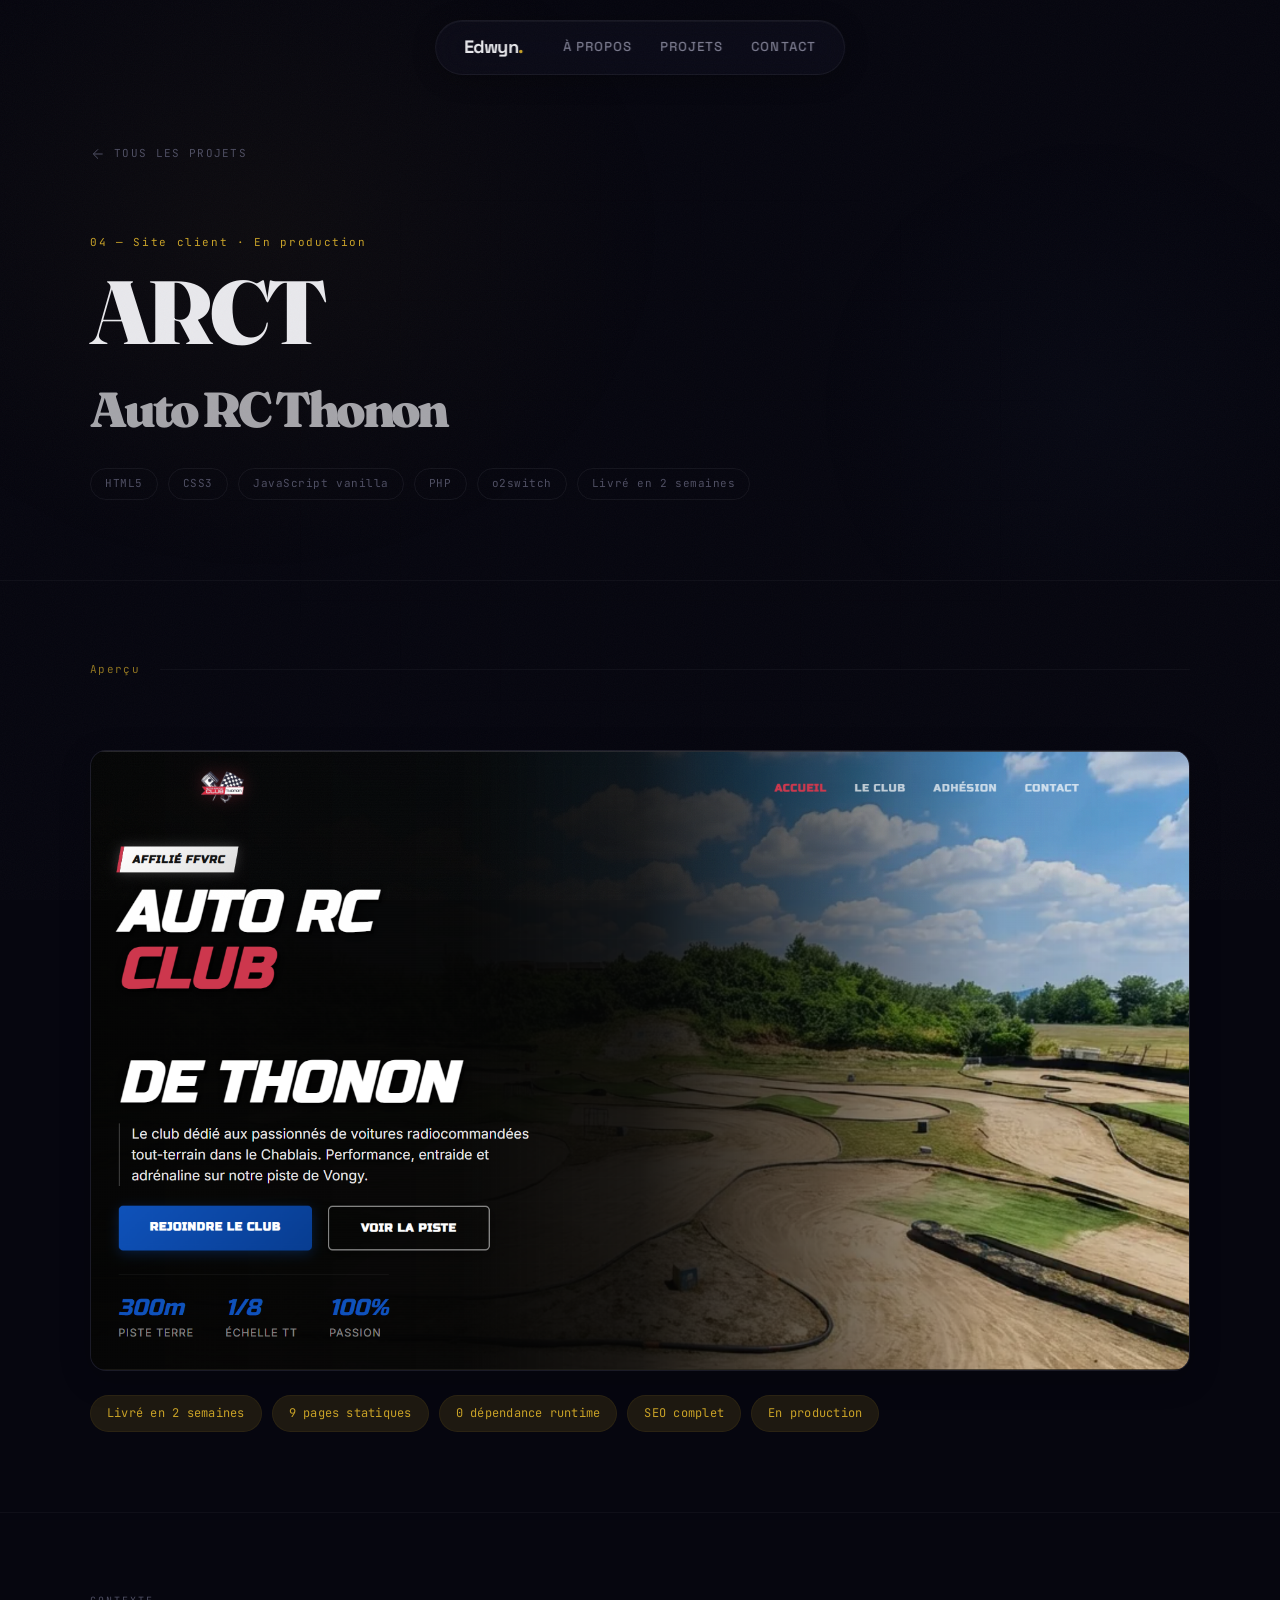
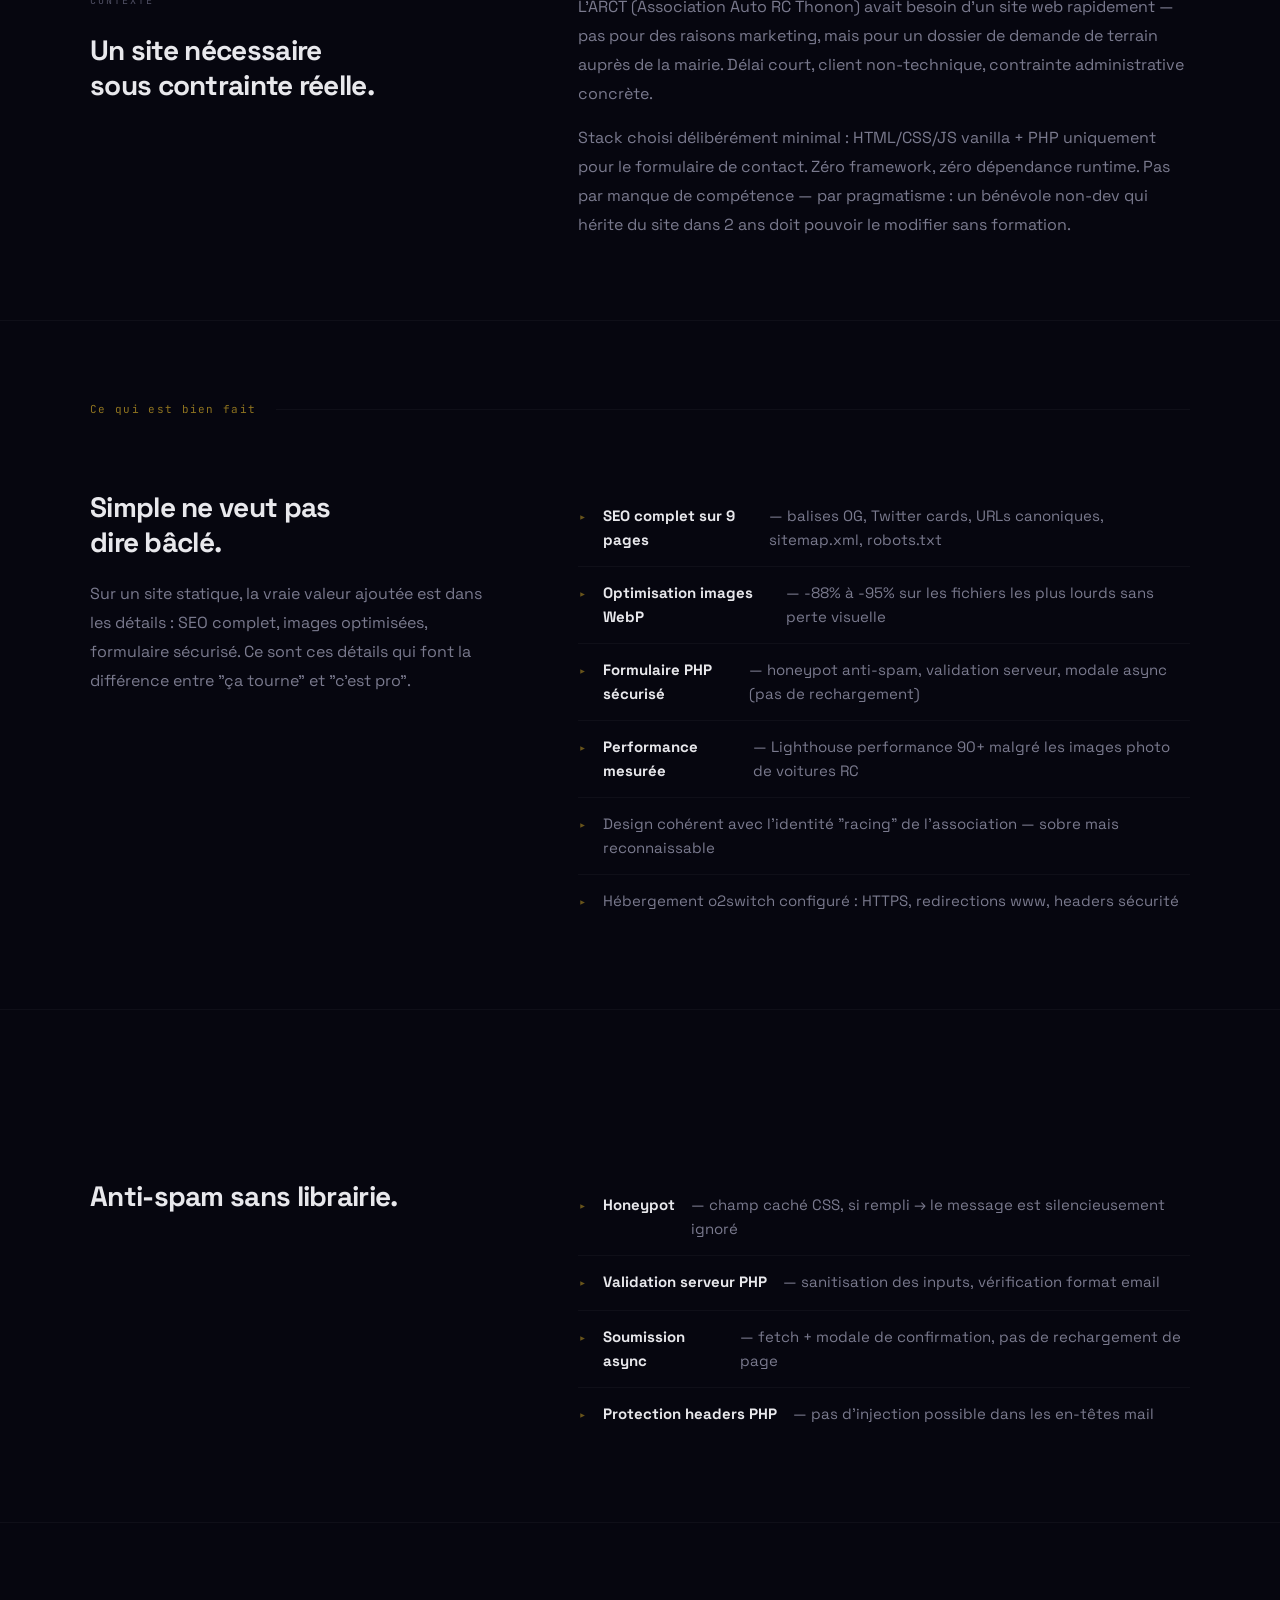
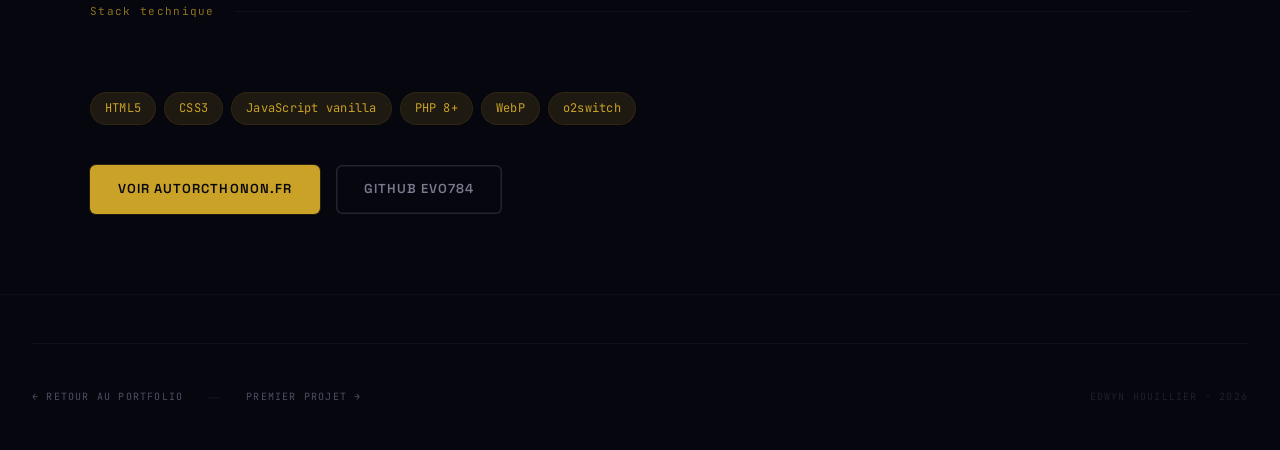
<file: projects/arct.html>
<!DOCTYPE html>
<html lang="fr">
<head>
  <meta charset="UTF-8">
  <meta name="viewport" content="width=device-width, initial-scale=1.0">
  <meta name="description" content="ARCT — Site vitrine association Auto RC Thonon, livré en 2 semaines, par Edwyn Houillier">
  <title>ARCT — Association Auto RC Thonon · Edwyn Houillier</title>
  <link rel="preconnect" href="https://fonts.googleapis.com">
  <link rel="preconnect" href="https://fonts.gstatic.com" crossorigin>
  <link href="https://fonts.googleapis.com/css2?family=Fraunces:opsz,wght@9..144,700;9..144,900&family=Space+Grotesk:wght@400;500;600;700&family=JetBrains+Mono:wght@400;500;700&display=swap" rel="stylesheet">
  <link rel="stylesheet" href="../styles.css">
</head>
<body>
  <div class="bg-ambient"></div>
  <div class="grid-overlay"></div>

  <header class="site-header">
    <a class='header-logo' href='../index.html'>Edwyn<span class="accent">.</span></a>
    <nav class="header-nav">
      <a href='../#about'>À propos</a>
      <a href='../#projects'>Projets</a>
      <a href='../#contact'>Contact</a>
    </nav>
  </header>

  <div class="container">

    <!-- ══ HERO ══ -->
    <section class="detail-hero">
      <div class="detail-hero-inner">
        <div class="detail-nav reveal">
          <a class='back-link' href='../#projects'>
            <svg width="16" height="16" viewBox="0 0 24 24" fill="none" stroke="currentColor" stroke-width="1.5" aria-hidden="true">
              <path d="M19 12H5M12 5l-7 7 7 7"/>
            </svg>
            Tous les projets
          </a>
        </div>
        <div class="detail-num reveal">04 — Site client · En production</div>
        <h1 class="detail-title reveal delay-1">ARCT<br><span style="font-size: 0.55em; opacity: 0.7">Auto RC Thonon</span></h1>
        <div class="detail-tags reveal delay-2">
          <span class="detail-tag">HTML5</span>
          <span class="detail-tag">CSS3</span>
          <span class="detail-tag">JavaScript vanilla</span>
          <span class="detail-tag">PHP</span>
          <span class="detail-tag">o2switch</span>
          <span class="detail-tag">Livré en 2 semaines</span>
        </div>
      </div>
    </section>

    <!-- ══ APERÇU SITE ══ -->
    <section class="detail-section">
      <div class="detail-inner">
        <div class="section-label reveal">
          <span class="section-num">Aperçu</span>
          <span class="section-rule"></span>
        </div>
        <a href="https://autorcthonon.fr" target="_blank" rel="noopener noreferrer" class="site-preview reveal delay-1">
          <img src="../assets/arct.png" alt="Aperçu du site ARCT" loading="lazy">
          <div class="site-preview-overlay">
            <span>Voir autorcthonon.fr</span>
          </div>
        </a>
        <div class="metrics reveal delay-2">
          <span class="metric">Livré en 2 semaines</span>
          <span class="metric">9 pages statiques</span>
          <span class="metric">0 dépendance runtime</span>
          <span class="metric">SEO complet</span>
          <span class="metric">En production</span>
        </div>
      </div>
    </section>

    <!-- ══ CONTEXTE ══ -->
    <section class="detail-section">
      <div class="detail-inner">
        <div class="detail-2col">
          <div>
            <div class="detail-label reveal">Contexte</div>
            <h2 class="detail-h3 reveal delay-1">Un site nécessaire<br>sous contrainte réelle.</h2>
          </div>
          <div>
            <p class="detail-text reveal delay-1">
              L'ARCT (Association Auto RC Thonon) avait besoin d'un site web rapidement —
              pas pour des raisons marketing, mais pour un dossier de demande de terrain auprès de la mairie.
              Délai court, client non-technique, contrainte administrative concrète.
            </p>
            <p class="detail-text reveal delay-2">
              Stack choisi délibérément minimal : HTML/CSS/JS vanilla + PHP uniquement pour le formulaire de contact.
              Zéro framework, zéro dépendance runtime. Pas par manque de compétence — par pragmatisme :
              un bénévole non-dev qui hérite du site dans 2 ans doit pouvoir le modifier sans formation.
            </p>
          </div>
        </div>
      </div>
    </section>

    <!-- ══ CE QUI EST BIEN FAIT ══ -->
    <section class="detail-section">
      <div class="detail-inner">
        <div class="section-label reveal">
          <span class="section-num">Ce qui est bien fait</span>
          <span class="section-rule"></span>
        </div>
        <div class="detail-2col">
          <div>
            <h3 class="detail-h3 reveal delay-1">Simple ne veut pas<br>dire bâclé.</h3>
            <p class="detail-text reveal delay-2">
              Sur un site statique, la vraie valeur ajoutée est dans les détails :
              SEO complet, images optimisées, formulaire sécurisé.
              Ce sont ces détails qui font la différence entre "ça tourne" et "c'est pro".
            </p>
          </div>
          <div>
            <ul class="highlights reveal delay-1">
              <li><span class="bullet">&#9656;</span> <strong style="color: var(--text-primary)">SEO complet sur 9 pages</strong> — balises OG, Twitter cards, URLs canoniques, sitemap.xml, robots.txt</li>
              <li><span class="bullet">&#9656;</span> <strong style="color: var(--text-primary)">Optimisation images WebP</strong> — -88% à -95% sur les fichiers les plus lourds sans perte visuelle</li>
              <li><span class="bullet">&#9656;</span> <strong style="color: var(--text-primary)">Formulaire PHP sécurisé</strong> — honeypot anti-spam, validation serveur, modale async (pas de rechargement)</li>
              <li><span class="bullet">&#9656;</span> <strong style="color: var(--text-primary)">Performance mesurée</strong> — Lighthouse performance 90+ malgré les images photo de voitures RC</li>
              <li><span class="bullet">&#9656;</span> Design cohérent avec l'identité "racing" de l'association — sobre mais reconnaissable</li>
              <li><span class="bullet">&#9656;</span> Hébergement o2switch configuré : HTTPS, redirections www, headers sécurité</li>
            </ul>
          </div>
        </div>
      </div>
    </section>

    <!-- ══ FORMULAIRE CONTACT ══ -->
    <section class="detail-section">
      <div class="detail-inner">
        <div class="section-label reveal">
          <span class="section-num">Formulaire de contact</span>
          <span class="section-rule"></span>
        </div>
        <div class="detail-2col">
          <div>
            <h3 class="detail-h3 reveal delay-1">Anti-spam sans librairie.</h3>
          </div>
          <div>
            <ul class="highlights reveal delay-1">
              <li><span class="bullet">&#9656;</span> <strong style="color: var(--text-primary)">Honeypot</strong> — champ caché CSS, si rempli → le message est silencieusement ignoré</li>
              <li><span class="bullet">&#9656;</span> <strong style="color: var(--text-primary)">Validation serveur PHP</strong> — sanitisation des inputs, vérification format email</li>
              <li><span class="bullet">&#9656;</span> <strong style="color: var(--text-primary)">Soumission async</strong> — fetch + modale de confirmation, pas de rechargement de page</li>
              <li><span class="bullet">&#9656;</span> <strong style="color: var(--text-primary)">Protection headers PHP</strong> — pas d'injection possible dans les en-têtes mail</li>
            </ul>
          </div>
        </div>
      </div>
    </section>

    <!-- ══ STACK ══ -->
    <section class="detail-section">
      <div class="detail-inner">
        <div class="section-label reveal">
          <span class="section-num">Stack technique</span>
          <span class="section-rule"></span>
        </div>
        <div class="detail-1col">
          <div class="tech-tags reveal delay-1">
            <span class="tech-tag">HTML5</span>
            <span class="tech-tag">CSS3</span>
            <span class="tech-tag">JavaScript vanilla</span>
            <span class="tech-tag">PHP 8+</span>
            <span class="tech-tag">WebP</span>
            <span class="tech-tag">o2switch</span>
          </div>
          <div class="detail-links reveal delay-2">
            <a href="https://autorcthonon.fr" target="_blank" rel="noopener noreferrer" class="btn btn-primary">Voir autorcthonon.fr</a>
            <a href="https://github.com/evo784" target="_blank" rel="noopener noreferrer" class="btn btn-outline">GitHub evo784</a>
          </div>
        </div>
      </div>
    </section>

    <!-- ══ FOOTER ══ -->
    <footer class="site-footer">
      <div class="footer-line"></div>
      <div class="footer-content">
        <div class="footer-links">
          <a href='../index.html'>← Retour au portfolio</a>
          <span class="divider">—</span>
          <a href='assetto.html'>Premier projet →</a>
        </div>
        <p class="footer-credit">Edwyn Houillier · 2026</p>
      </div>
    </footer>

  </div>

  <script src="../main.js"></script>
</body>
</html>
</file>
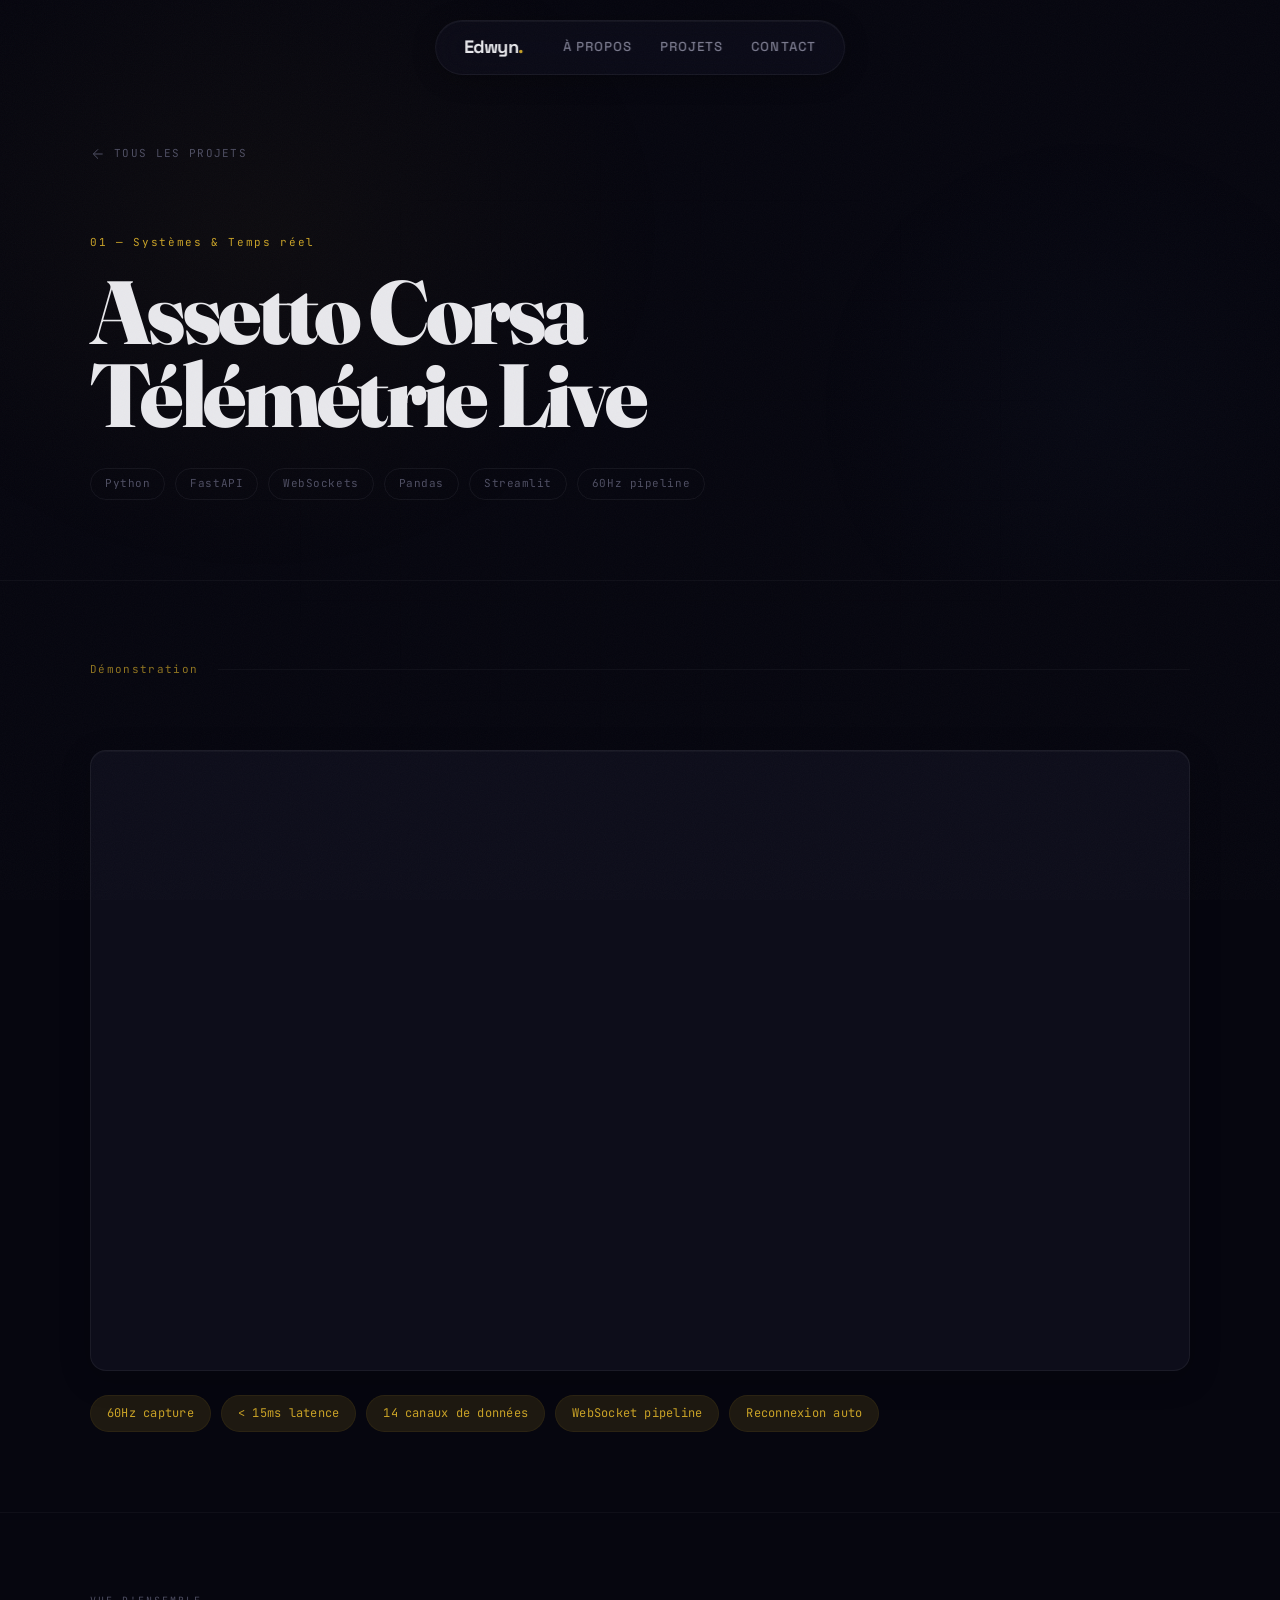
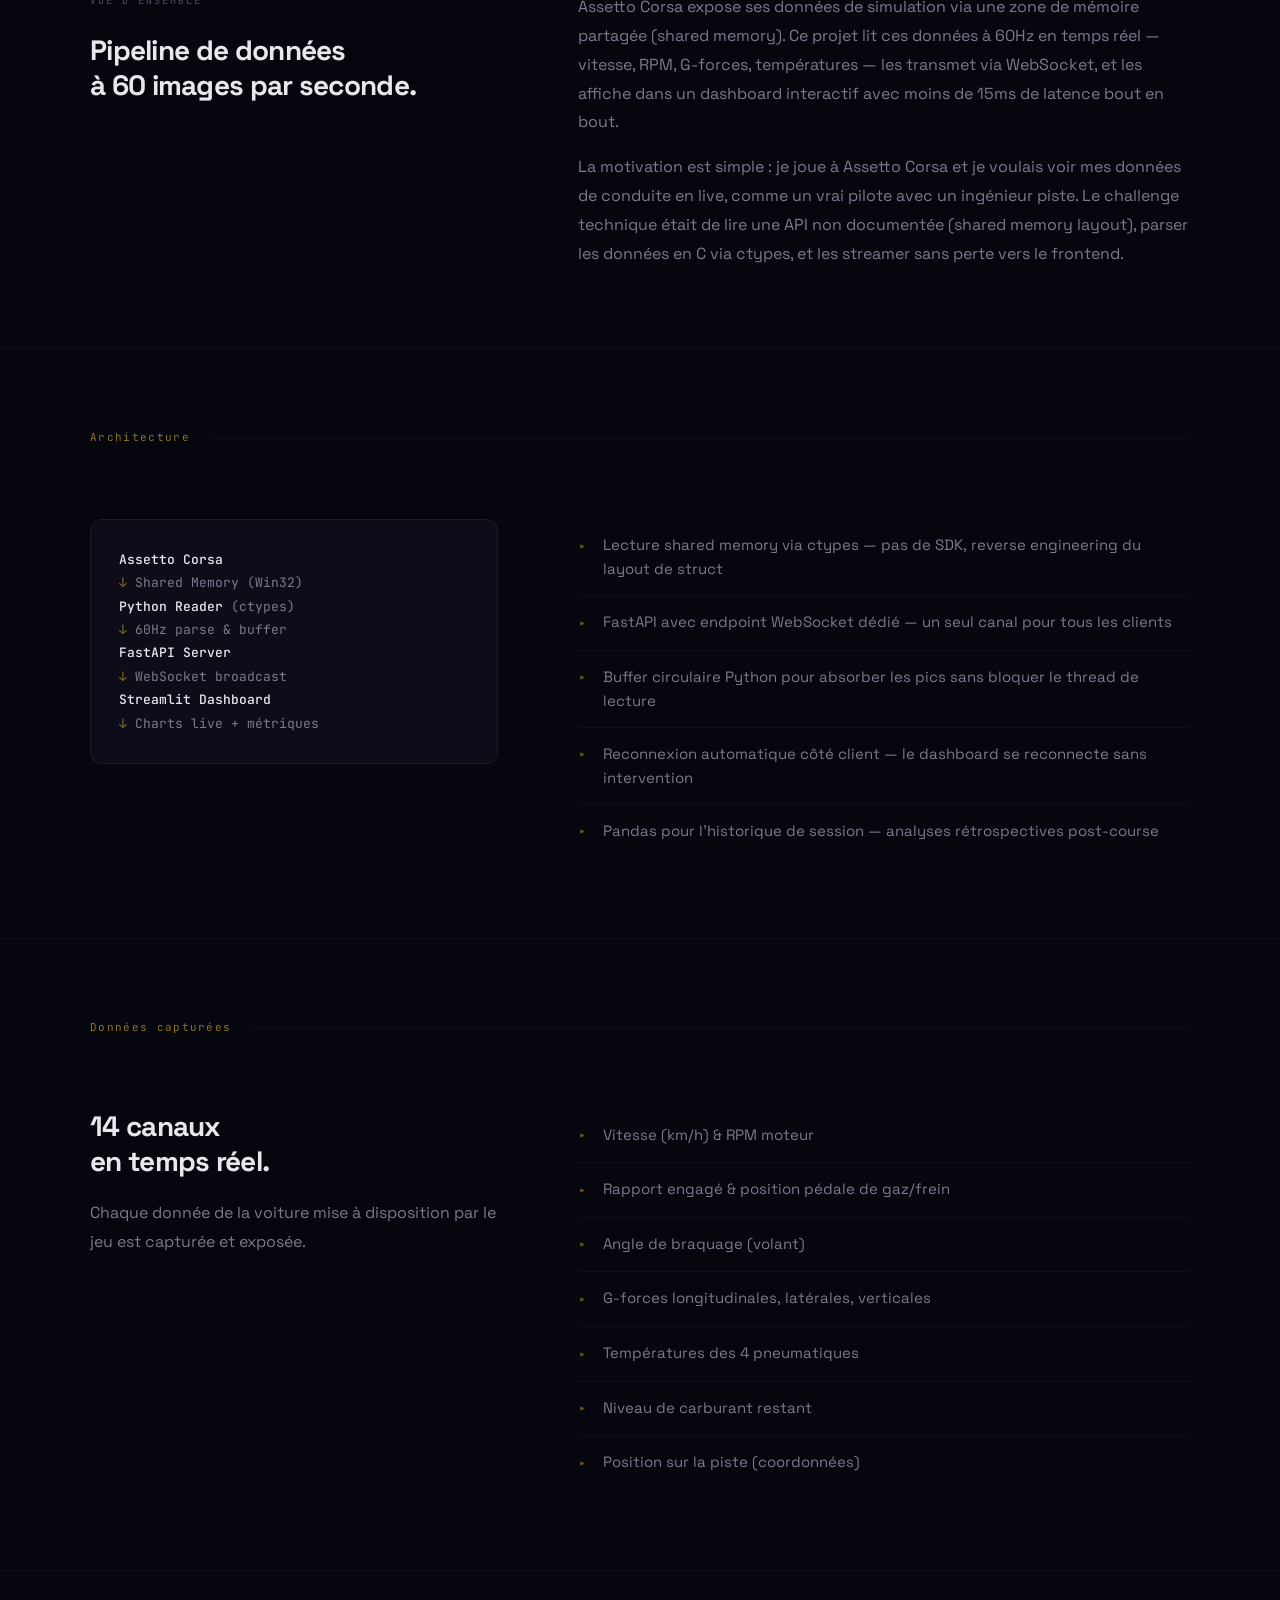
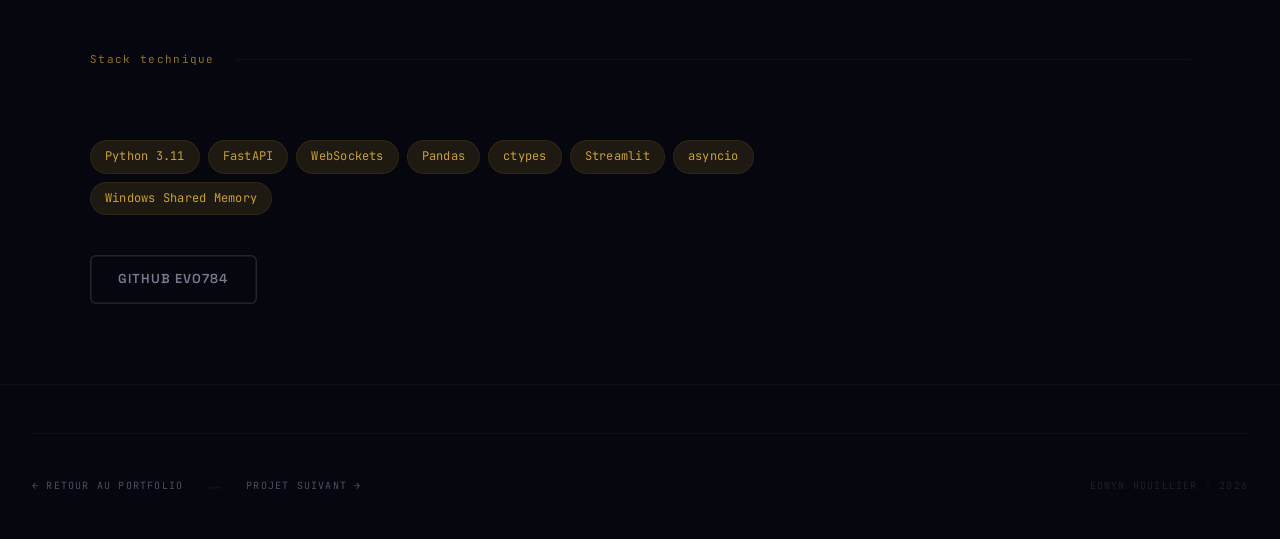
<file: projects/assetto.html>
<!DOCTYPE html>
<html lang="fr">
<head>
  <meta charset="UTF-8">
  <meta name="viewport" content="width=device-width, initial-scale=1.0">
  <meta name="description" content="Assetto Corsa Télémétrie Live — Pipeline temps réel 60Hz par Edwyn Houillier">
  <title>Assetto Corsa — Télémétrie Live · Edwyn Houillier</title>
  <link rel="preconnect" href="https://fonts.googleapis.com">
  <link rel="preconnect" href="https://fonts.gstatic.com" crossorigin>
  <link href="https://fonts.googleapis.com/css2?family=Fraunces:opsz,wght@9..144,700;9..144,900&family=Space+Grotesk:wght@400;500;600;700&family=JetBrains+Mono:wght@400;500;700&display=swap" rel="stylesheet">
  <link rel="stylesheet" href="../styles.css">
</head>
<body>
  <div class="bg-ambient"></div>
  <div class="grid-overlay"></div>

  <header class="site-header">
    <a class='header-logo' href='../index.html'>Edwyn<span class="accent">.</span></a>
    <nav class="header-nav">
      <a href='../#about'>À propos</a>
      <a href='../#projects'>Projets</a>
      <a href='../#contact'>Contact</a>
    </nav>
  </header>

  <div class="container">

    <!-- ══ HERO ══ -->
    <section class="detail-hero">
      <div class="detail-hero-inner">
        <div class="detail-nav reveal">
          <a class='back-link' href='../#projects'>
            <svg width="16" height="16" viewBox="0 0 24 24" fill="none" stroke="currentColor" stroke-width="1.5" aria-hidden="true">
              <path d="M19 12H5M12 5l-7 7 7 7"/>
            </svg>
            Tous les projets
          </a>
        </div>
        <div class="detail-num reveal">01 — Systèmes & Temps réel</div>
        <h1 class="detail-title reveal delay-1">Assetto Corsa<br>Télémétrie Live</h1>
        <div class="detail-tags reveal delay-2">
          <span class="detail-tag">Python</span>
          <span class="detail-tag">FastAPI</span>
          <span class="detail-tag">WebSockets</span>
          <span class="detail-tag">Pandas</span>
          <span class="detail-tag">Streamlit</span>
          <span class="detail-tag">60Hz pipeline</span>
        </div>
      </div>
    </section>

    <!-- ══ DEMO VIDEO ══ -->
    <section class="detail-section">
      <div class="detail-inner">
        <div class="section-label reveal">
          <span class="section-num">Démonstration</span>
          <span class="section-rule"></span>
        </div>
        <div class="video-embed reveal delay-1">
          <iframe
            src="https://www.youtube.com/embed/7DRf2nB8E_I"
            title="Assetto Corsa Télémétrie Live — Démonstration"
            allow="accelerometer; autoplay; clipboard-write; encrypted-media; gyroscope; picture-in-picture"
            allowfullscreen>
          </iframe>
        </div>
        <div class="metrics reveal delay-2">
          <span class="metric">60Hz capture</span>
          <span class="metric">&lt; 15ms latence</span>
          <span class="metric">14 canaux de données</span>
          <span class="metric">WebSocket pipeline</span>
          <span class="metric">Reconnexion auto</span>
        </div>
      </div>
    </section>

    <!-- ══ OVERVIEW ══ -->
    <section class="detail-section">
      <div class="detail-inner">
        <div class="detail-2col">
          <div>
            <div class="detail-label reveal">Vue d'ensemble</div>
            <h2 class="detail-h3 reveal delay-1">Pipeline de données<br>à 60 images par seconde.</h2>
          </div>
          <div>
            <p class="detail-text reveal delay-1">
              Assetto Corsa expose ses données de simulation via une zone de mémoire partagée (shared memory).
              Ce projet lit ces données à 60Hz en temps réel — vitesse, RPM, G-forces, températures — les transmet
              via WebSocket, et les affiche dans un dashboard interactif avec moins de 15ms de latence bout en bout.
            </p>
            <p class="detail-text reveal delay-2">
              La motivation est simple : je joue à Assetto Corsa et je voulais voir mes données de conduite en live,
              comme un vrai pilote avec un ingénieur piste. Le challenge technique était de lire une API non documentée
              (shared memory layout), parser les données en C via ctypes, et les streamer sans perte vers le frontend.
            </p>
          </div>
        </div>
      </div>
    </section>

    <!-- ══ ARCHITECTURE ══ -->
    <section class="detail-section">
      <div class="detail-inner">
        <div class="section-label reveal">
          <span class="section-num">Architecture</span>
          <span class="section-rule"></span>
        </div>
        <div class="detail-2col">
          <div>
            <div class="arch-block reveal delay-1">
              <div><span class="arch-node">Assetto Corsa</span></div>
              <div><span class="arch-arrow">↓</span> Shared Memory (Win32)</div>
              <div><span class="arch-node">Python Reader</span> (ctypes)</div>
              <div><span class="arch-arrow">↓</span> 60Hz parse &amp; buffer</div>
              <div><span class="arch-node">FastAPI Server</span></div>
              <div><span class="arch-arrow">↓</span> WebSocket broadcast</div>
              <div><span class="arch-node">Streamlit Dashboard</span></div>
              <div><span class="arch-arrow">↓</span> Charts live + métriques</div>
            </div>
          </div>
          <div>
            <ul class="highlights reveal delay-1">
              <li><span class="bullet">&#9656;</span> Lecture shared memory via ctypes — pas de SDK, reverse engineering du layout de struct</li>
              <li><span class="bullet">&#9656;</span> FastAPI avec endpoint WebSocket dédié — un seul canal pour tous les clients</li>
              <li><span class="bullet">&#9656;</span> Buffer circulaire Python pour absorber les pics sans bloquer le thread de lecture</li>
              <li><span class="bullet">&#9656;</span> Reconnexion automatique côté client — le dashboard se reconnecte sans intervention</li>
              <li><span class="bullet">&#9656;</span> Pandas pour l'historique de session — analyses rétrospectives post-course</li>
            </ul>
          </div>
        </div>
      </div>
    </section>

    <!-- ══ DONNÉES CAPTURÉES ══ -->
    <section class="detail-section">
      <div class="detail-inner">
        <div class="section-label reveal">
          <span class="section-num">Données capturées</span>
          <span class="section-rule"></span>
        </div>
        <div class="detail-2col">
          <div>
            <h3 class="detail-h3 reveal delay-1">14 canaux<br>en temps réel.</h3>
            <p class="detail-text reveal delay-2">
              Chaque donnée de la voiture mise à disposition par le jeu est capturée et exposée.
            </p>
          </div>
          <div>
            <ul class="highlights reveal delay-1">
              <li><span class="bullet">&#9656;</span> Vitesse (km/h) &amp; RPM moteur</li>
              <li><span class="bullet">&#9656;</span> Rapport engagé &amp; position pédale de gaz/frein</li>
              <li><span class="bullet">&#9656;</span> Angle de braquage (volant)</li>
              <li><span class="bullet">&#9656;</span> G-forces longitudinales, latérales, verticales</li>
              <li><span class="bullet">&#9656;</span> Températures des 4 pneumatiques</li>
              <li><span class="bullet">&#9656;</span> Niveau de carburant restant</li>
              <li><span class="bullet">&#9656;</span> Position sur la piste (coordonnées)</li>
            </ul>
          </div>
        </div>
      </div>
    </section>

    <!-- ══ STACK ══ -->
    <section class="detail-section">
      <div class="detail-inner">
        <div class="section-label reveal">
          <span class="section-num">Stack technique</span>
          <span class="section-rule"></span>
        </div>
        <div class="detail-1col">
          <div class="tech-tags reveal delay-1">
            <span class="tech-tag">Python 3.11</span>
            <span class="tech-tag">FastAPI</span>
            <span class="tech-tag">WebSockets</span>
            <span class="tech-tag">Pandas</span>
            <span class="tech-tag">ctypes</span>
            <span class="tech-tag">Streamlit</span>
            <span class="tech-tag">asyncio</span>
            <span class="tech-tag">Windows Shared Memory</span>
          </div>
          <div class="detail-links">
            <a href="https://github.com/evo784" target="_blank" rel="noopener noreferrer" class="btn btn-outline">GitHub evo784</a>
          </div>
        </div>
      </div>
    </section>

    <!-- ══ FOOTER ══ -->
    <footer class="site-footer">
      <div class="footer-line"></div>
      <div class="footer-content">
        <div class="footer-links">
          <a href='../index.html'>← Retour au portfolio</a>
          <span class="divider">—</span>
          <a href='backtester.html'>Projet suivant →</a>
        </div>
        <p class="footer-credit">Edwyn Houillier · 2026</p>
      </div>
    </footer>

  </div>

  <script src="../main.js"></script>
</body>
</html>
</file>
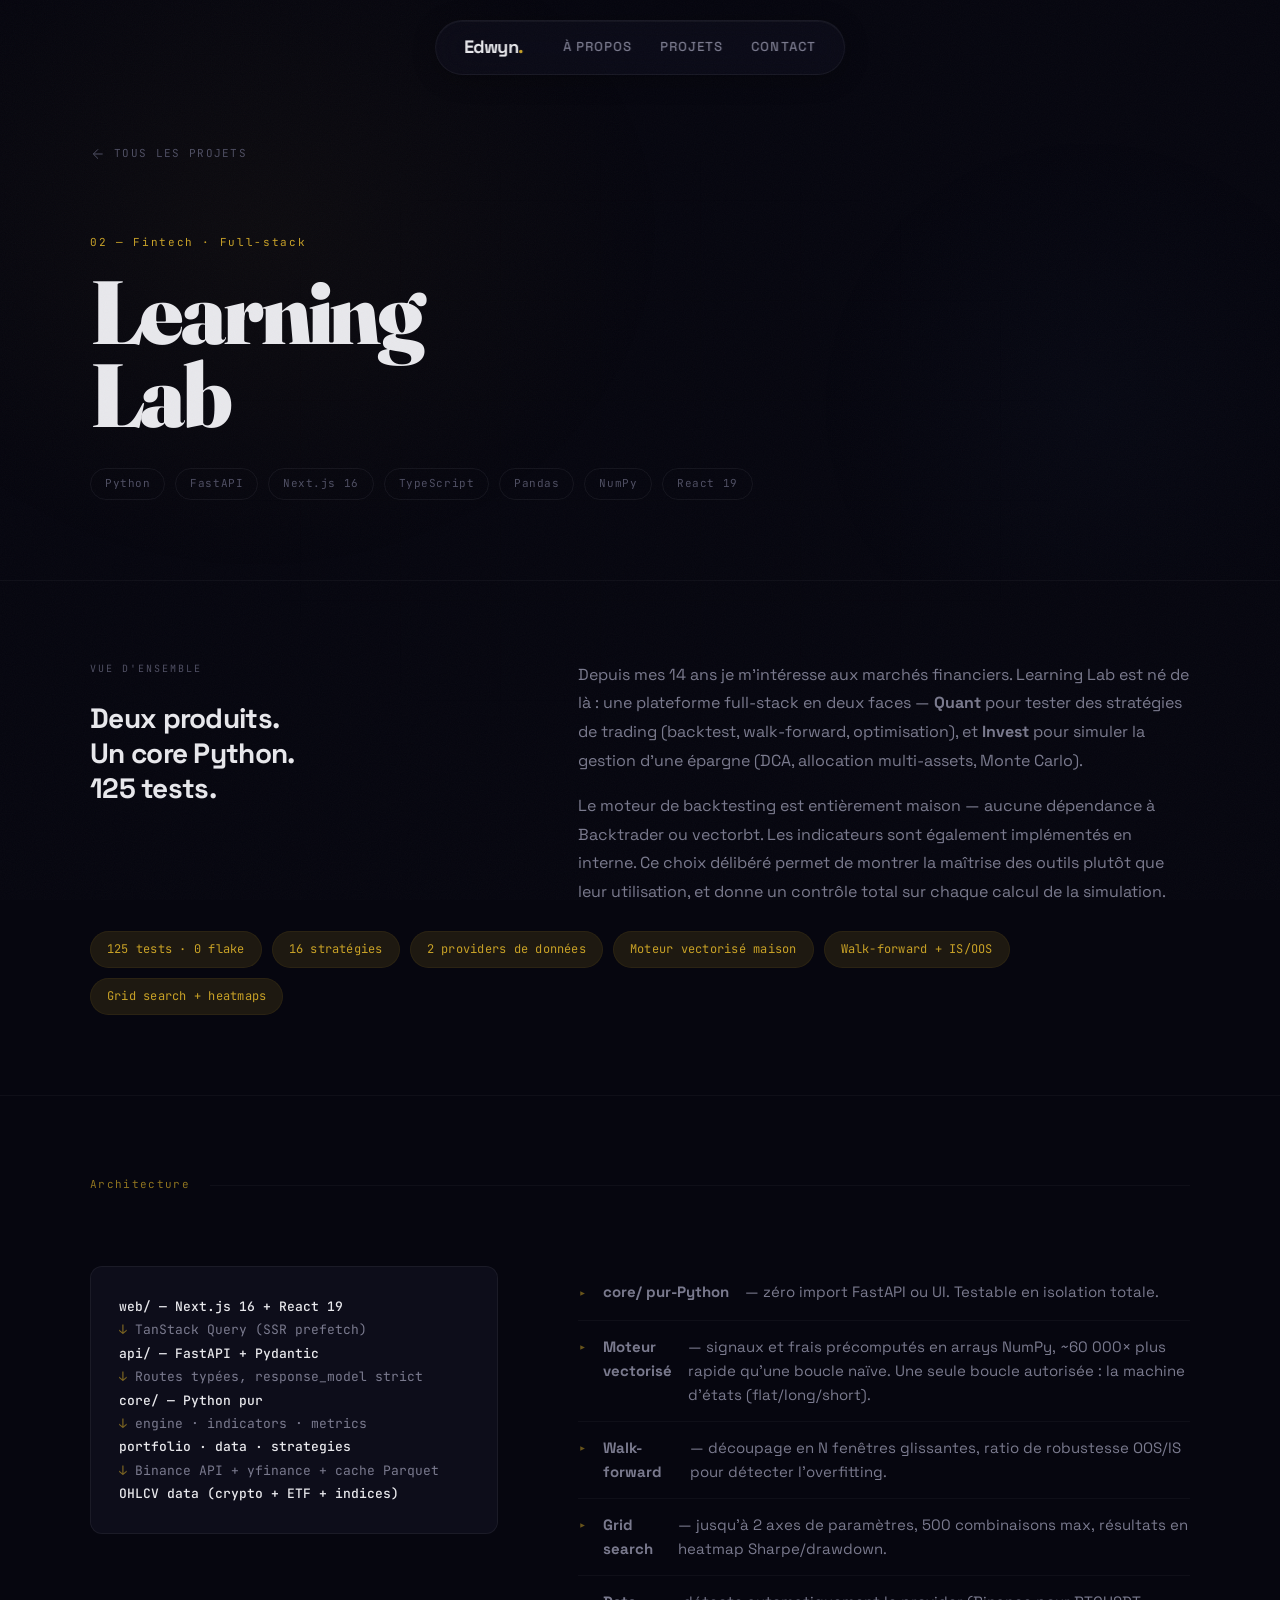
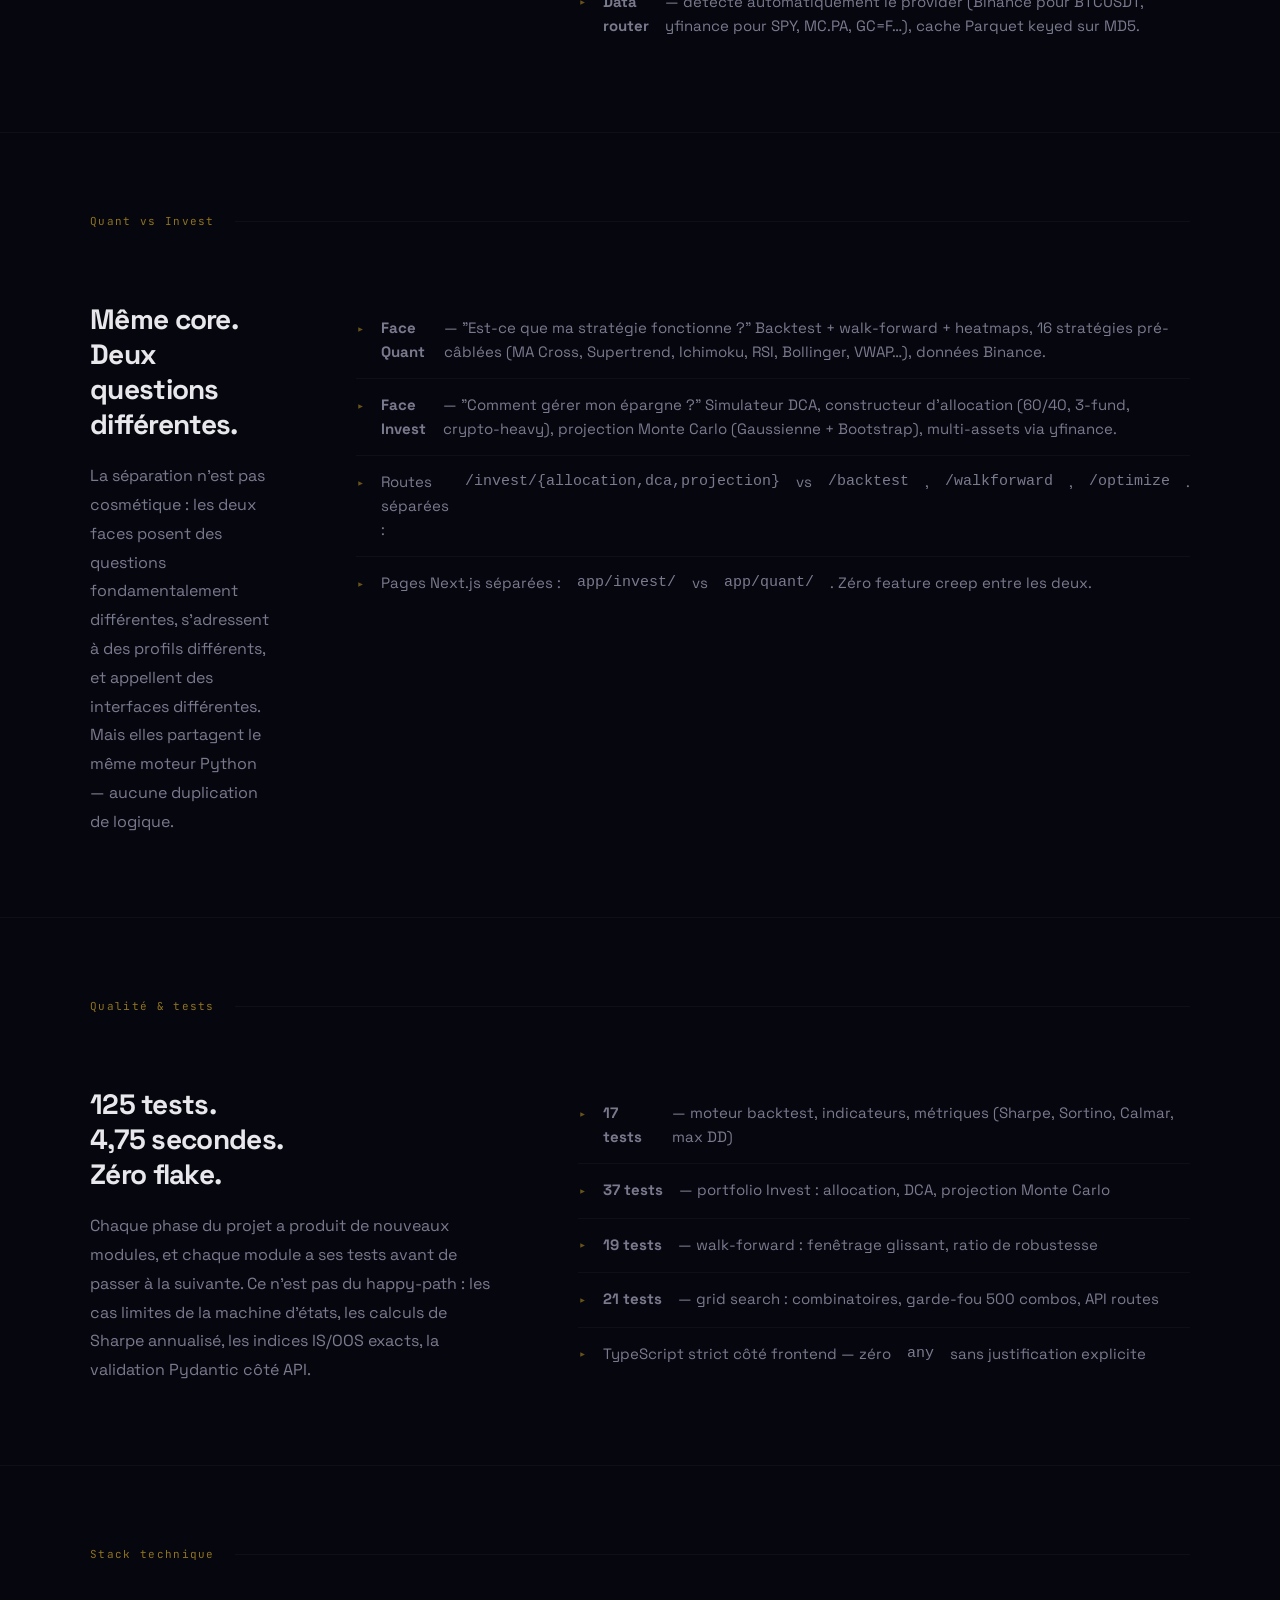
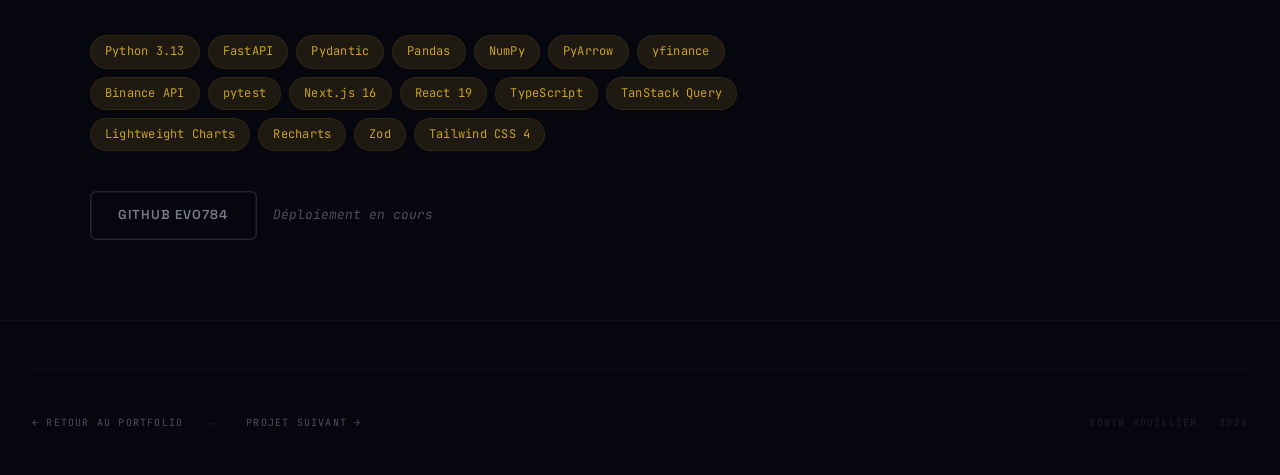
<file: projects/backtester.html>
<!DOCTYPE html>
<html lang="fr">
<head>
  <meta charset="UTF-8">
  <meta name="viewport" content="width=device-width, initial-scale=1.0">
  <meta name="description" content="Learning Lab — Plateforme quantitative full-stack : moteur de backtesting vectorisé maison, FastAPI, Next.js 16, 125 tests. Par Edwyn Houillier.">
  <title>Learning Lab · Edwyn Houillier</title>
  <link rel="preconnect" href="https://fonts.googleapis.com">
  <link rel="preconnect" href="https://fonts.gstatic.com" crossorigin>
  <link href="https://fonts.googleapis.com/css2?family=Fraunces:opsz,wght@9..144,700;9..144,900&family=Space+Grotesk:wght@400;500;600;700&family=JetBrains+Mono:wght@400;500;700&display=swap" rel="stylesheet">
  <link rel="stylesheet" href="../styles.css">
</head>
<body>
  <div class="bg-ambient"></div>
  <div class="grid-overlay"></div>

  <header class="site-header">
    <a class='header-logo' href='../index.html'>Edwyn<span class="accent">.</span></a>
    <nav class="header-nav">
      <a href='../#about'>À propos</a>
      <a href='../#projects'>Projets</a>
      <a href='../#contact'>Contact</a>
    </nav>
  </header>

  <div class="container">

    <!-- ══ HERO ══ -->
    <section class="detail-hero">
      <div class="detail-hero-inner">
        <div class="detail-nav reveal">
          <a class='back-link' href='../#projects'>
            <svg width="16" height="16" viewBox="0 0 24 24" fill="none" stroke="currentColor" stroke-width="1.5" aria-hidden="true">
              <path d="M19 12H5M12 5l-7 7 7 7"/>
            </svg>
            Tous les projets
          </a>
        </div>
        <div class="detail-num reveal">02 — Fintech · Full-stack</div>
        <h1 class="detail-title reveal delay-1">Learning<br>Lab</h1>
        <div class="detail-tags reveal delay-2">
          <span class="detail-tag">Python</span>
          <span class="detail-tag">FastAPI</span>
          <span class="detail-tag">Next.js 16</span>
          <span class="detail-tag">TypeScript</span>
          <span class="detail-tag">Pandas</span>
          <span class="detail-tag">NumPy</span>
          <span class="detail-tag">React 19</span>
        </div>
      </div>
    </section>

    <!-- ══ OVERVIEW ══ -->
    <section class="detail-section">
      <div class="detail-inner">
        <div class="detail-2col">
          <div>
            <div class="detail-label reveal">Vue d'ensemble</div>
            <h2 class="detail-h3 reveal delay-1">Deux produits.<br>Un core Python.<br>125 tests.</h2>
          </div>
          <div>
            <p class="detail-text reveal delay-1">
              Depuis mes 14 ans je m'intéresse aux marchés financiers. Learning Lab est né de là :
              une plateforme full-stack en deux faces — <strong>Quant</strong> pour tester des stratégies
              de trading (backtest, walk-forward, optimisation), et <strong>Invest</strong> pour
              simuler la gestion d'une épargne (DCA, allocation multi-assets, Monte Carlo).
            </p>
            <p class="detail-text reveal delay-2">
              Le moteur de backtesting est entièrement maison — aucune dépendance à Backtrader ou vectorbt.
              Les indicateurs sont également implémentés en interne. Ce choix délibéré permet de montrer
              la maîtrise des outils plutôt que leur utilisation, et donne un contrôle total sur chaque
              calcul de la simulation.
            </p>
          </div>
        </div>
        <div class="metrics reveal delay-3">
          <span class="metric">125 tests · 0 flake</span>
          <span class="metric">16 stratégies</span>
          <span class="metric">2 providers de données</span>
          <span class="metric">Moteur vectorisé maison</span>
          <span class="metric">Walk-forward + IS/OOS</span>
          <span class="metric">Grid search + heatmaps</span>
        </div>
      </div>
    </section>

    <!-- ══ ARCHITECTURE ══ -->
    <section class="detail-section">
      <div class="detail-inner">
        <div class="section-label reveal">
          <span class="section-num">Architecture</span>
          <span class="section-rule"></span>
        </div>
        <div class="detail-2col">
          <div>
            <div class="arch-block reveal delay-1">
              <div><span class="arch-node">web/ — Next.js 16 + React 19</span></div>
              <div><span class="arch-arrow">↓</span> TanStack Query (SSR prefetch)</div>
              <div><span class="arch-node">api/ — FastAPI + Pydantic</span></div>
              <div><span class="arch-arrow">↓</span> Routes typées, response_model strict</div>
              <div><span class="arch-node">core/ — Python pur</span></div>
              <div><span class="arch-arrow">↓</span> engine · indicators · metrics</div>
              <div><span class="arch-node">portfolio · data · strategies</span></div>
              <div><span class="arch-arrow">↓</span> Binance API + yfinance + cache Parquet</div>
              <div><span class="arch-node">OHLCV data (crypto + ETF + indices)</span></div>
            </div>
          </div>
          <div>
            <ul class="highlights reveal delay-1">
              <li><span class="bullet">&#9656;</span> <strong>core/ pur-Python</strong> — zéro import FastAPI ou UI. Testable en isolation totale.</li>
              <li><span class="bullet">&#9656;</span> <strong>Moteur vectorisé</strong> — signaux et frais précomputés en arrays NumPy, ~60 000× plus rapide qu'une boucle naïve. Une seule boucle autorisée : la machine d'états (flat/long/short).</li>
              <li><span class="bullet">&#9656;</span> <strong>Walk-forward</strong> — découpage en N fenêtres glissantes, ratio de robustesse OOS/IS pour détecter l'overfitting.</li>
              <li><span class="bullet">&#9656;</span> <strong>Grid search</strong> — jusqu'à 2 axes de paramètres, 500 combinaisons max, résultats en heatmap Sharpe/drawdown.</li>
              <li><span class="bullet">&#9656;</span> <strong>Data router</strong> — détecte automatiquement le provider (Binance pour BTCUSDT, yfinance pour SPY, MC.PA, GC=F…), cache Parquet keyed sur MD5.</li>
            </ul>
          </div>
        </div>
      </div>
    </section>

    <!-- ══ DUAL FACE ══ -->
    <section class="detail-section">
      <div class="detail-inner">
        <div class="section-label reveal">
          <span class="section-num">Quant vs Invest</span>
          <span class="section-rule"></span>
        </div>
        <div class="detail-2col">
          <div>
            <h3 class="detail-h3 reveal delay-1">Même core.<br>Deux questions différentes.</h3>
            <p class="detail-text reveal delay-2">
              La séparation n'est pas cosmétique : les deux faces posent des questions fondamentalement
              différentes, s'adressent à des profils différents, et appellent des interfaces différentes.
              Mais elles partagent le même moteur Python — aucune duplication de logique.
            </p>
          </div>
          <div>
            <ul class="highlights reveal delay-1">
              <li><span class="bullet">&#9656;</span> <strong>Face Quant</strong> — "Est-ce que ma stratégie fonctionne ?" Backtest + walk-forward + heatmaps, 16 stratégies pré-câblées (MA Cross, Supertrend, Ichimoku, RSI, Bollinger, VWAP…), données Binance.</li>
              <li><span class="bullet">&#9656;</span> <strong>Face Invest</strong> — "Comment gérer mon épargne ?" Simulateur DCA, constructeur d'allocation (60/40, 3-fund, crypto-heavy), projection Monte Carlo (Gaussienne + Bootstrap), multi-assets via yfinance.</li>
              <li><span class="bullet">&#9656;</span> Routes séparées : <code>/invest/{allocation,dca,projection}</code> vs <code>/backtest</code>, <code>/walkforward</code>, <code>/optimize</code>.</li>
              <li><span class="bullet">&#9656;</span> Pages Next.js séparées : <code>app/invest/</code> vs <code>app/quant/</code>. Zéro feature creep entre les deux.</li>
            </ul>
          </div>
        </div>
      </div>
    </section>

    <!-- ══ TESTS ══ -->
    <section class="detail-section">
      <div class="detail-inner">
        <div class="section-label reveal">
          <span class="section-num">Qualité & tests</span>
          <span class="section-rule"></span>
        </div>
        <div class="detail-2col">
          <div>
            <h3 class="detail-h3 reveal delay-1">125 tests.<br>4,75 secondes.<br>Zéro flake.</h3>
            <p class="detail-text reveal delay-2">
              Chaque phase du projet a produit de nouveaux modules, et chaque module a ses tests avant
              de passer à la suivante. Ce n'est pas du happy-path : les cas limites de la machine d'états,
              les calculs de Sharpe annualisé, les indices IS/OOS exacts, la validation Pydantic côté API.
            </p>
          </div>
          <div>
            <ul class="highlights reveal delay-1">
              <li><span class="bullet">&#9656;</span> <strong>17 tests</strong> — moteur backtest, indicateurs, métriques (Sharpe, Sortino, Calmar, max DD)</li>
              <li><span class="bullet">&#9656;</span> <strong>37 tests</strong> — portfolio Invest : allocation, DCA, projection Monte Carlo</li>
              <li><span class="bullet">&#9656;</span> <strong>19 tests</strong> — walk-forward : fenêtrage glissant, ratio de robustesse</li>
              <li><span class="bullet">&#9656;</span> <strong>21 tests</strong> — grid search : combinatoires, garde-fou 500 combos, API routes</li>
              <li><span class="bullet">&#9656;</span> TypeScript strict côté frontend — zéro <code>any</code> sans justification explicite</li>
            </ul>
          </div>
        </div>
      </div>
    </section>

    <!-- ══ STACK ══ -->
    <section class="detail-section">
      <div class="detail-inner">
        <div class="section-label reveal">
          <span class="section-num">Stack technique</span>
          <span class="section-rule"></span>
        </div>
        <div class="detail-1col">
          <div class="tech-tags reveal delay-1">
            <span class="tech-tag">Python 3.13</span>
            <span class="tech-tag">FastAPI</span>
            <span class="tech-tag">Pydantic</span>
            <span class="tech-tag">Pandas</span>
            <span class="tech-tag">NumPy</span>
            <span class="tech-tag">PyArrow</span>
            <span class="tech-tag">yfinance</span>
            <span class="tech-tag">Binance API</span>
            <span class="tech-tag">pytest</span>
            <span class="tech-tag">Next.js 16</span>
            <span class="tech-tag">React 19</span>
            <span class="tech-tag">TypeScript</span>
            <span class="tech-tag">TanStack Query</span>
            <span class="tech-tag">Lightweight Charts</span>
            <span class="tech-tag">Recharts</span>
            <span class="tech-tag">Zod</span>
            <span class="tech-tag">Tailwind CSS 4</span>
          </div>
          <div class="detail-links reveal delay-2">
            <a href="https://github.com/evo784" target="_blank" rel="noopener noreferrer" class="btn btn-outline">GitHub evo784</a>
            <span class="no-link">Déploiement en cours</span>
          </div>
        </div>
      </div>
    </section>

    <!-- ══ FOOTER ══ -->
    <footer class="site-footer">
      <div class="footer-line"></div>
      <div class="footer-content">
        <div class="footer-links">
          <a href='../index.html'>← Retour au portfolio</a>
          <span class="divider">—</span>
          <a href='ressourcezvous.html'>Projet suivant →</a>
        </div>
        <p class="footer-credit">Edwyn Houillier · 2026</p>
      </div>
    </footer>

  </div>

  <script src="../main.js"></script>
</body>
</html>
</file>
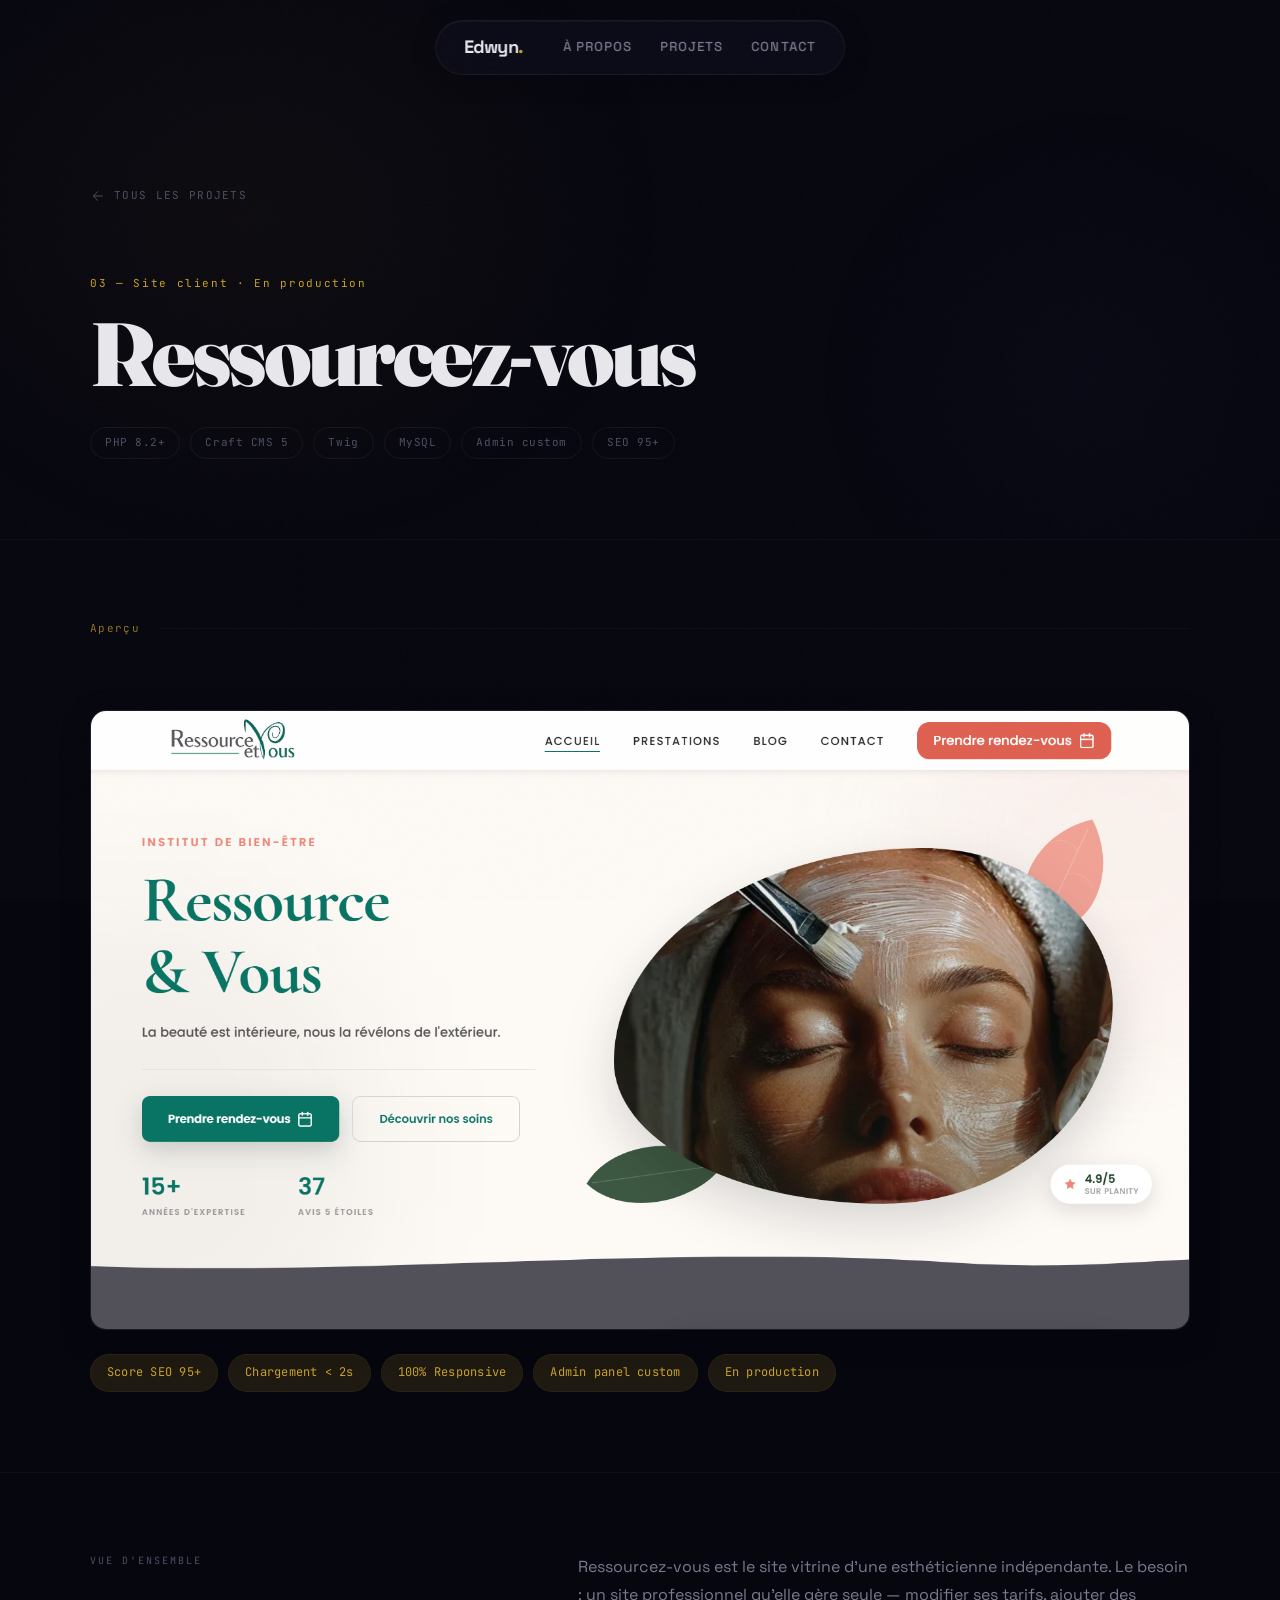
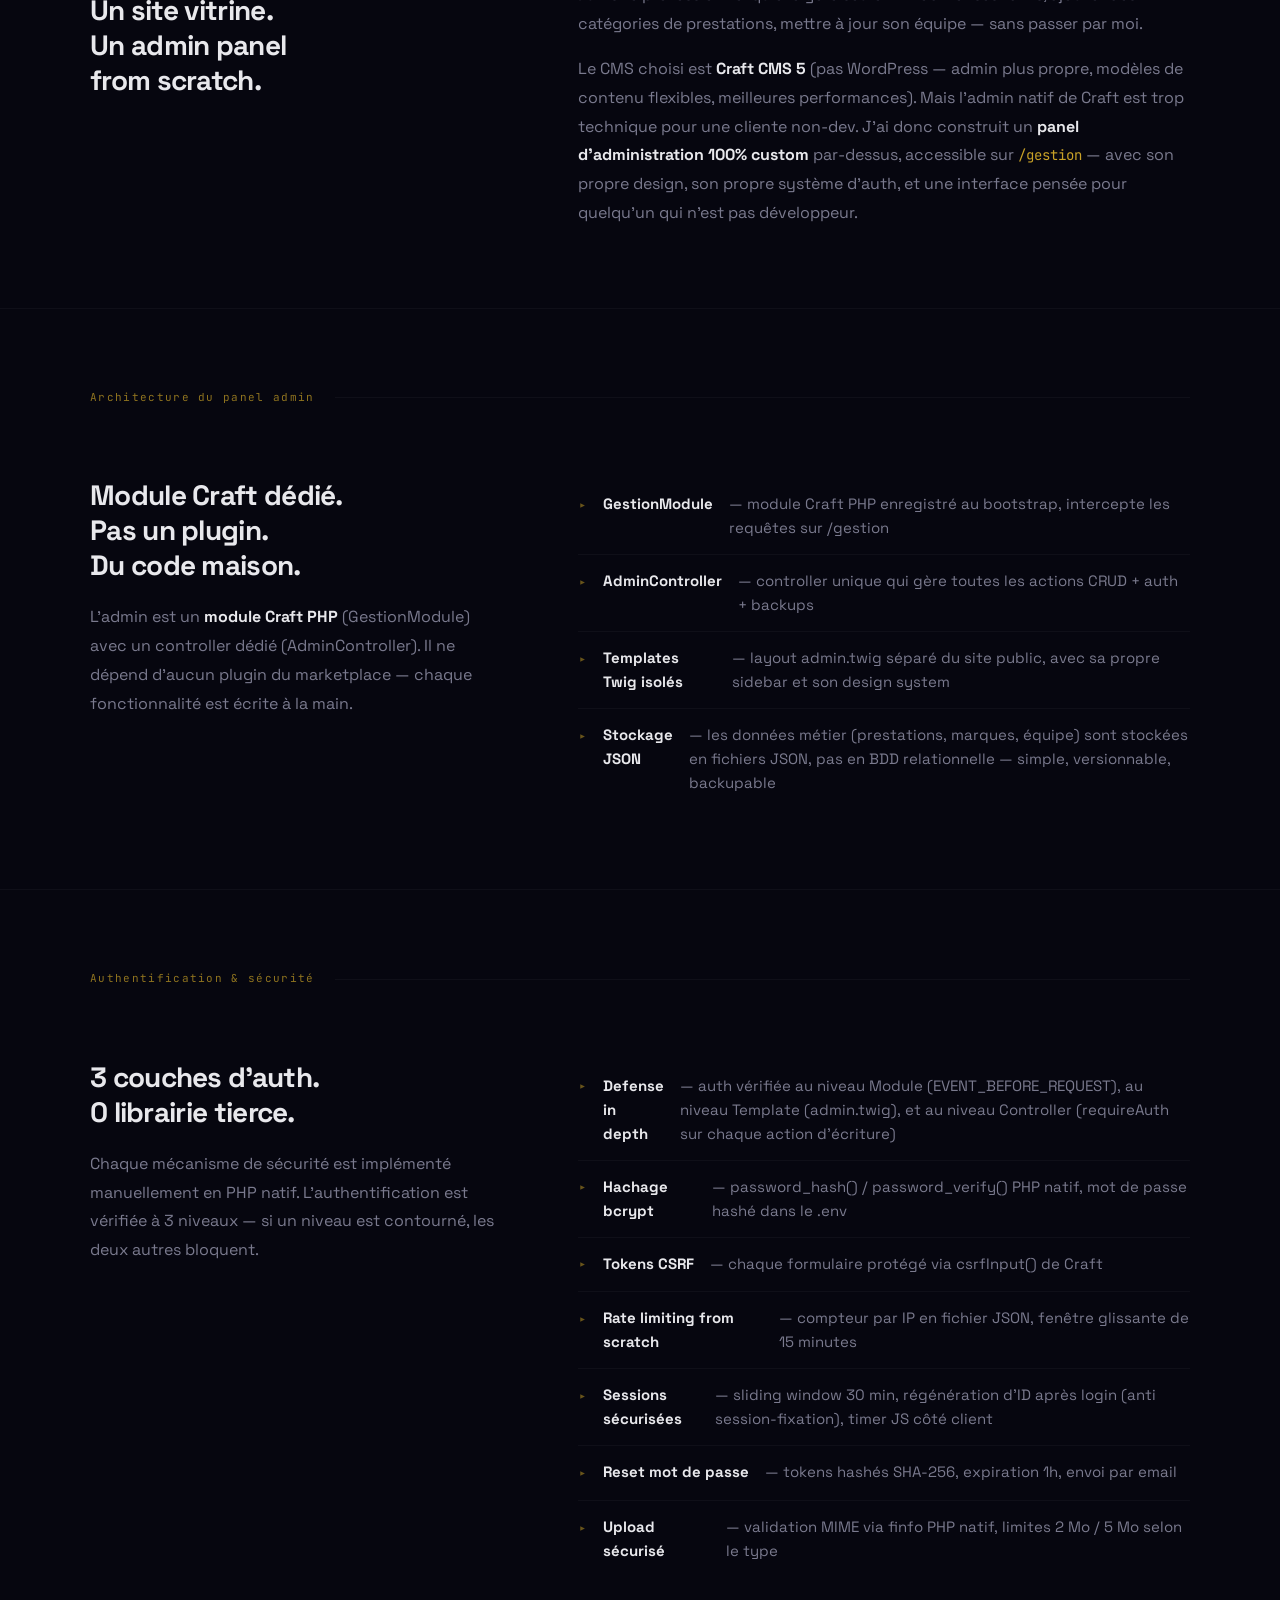
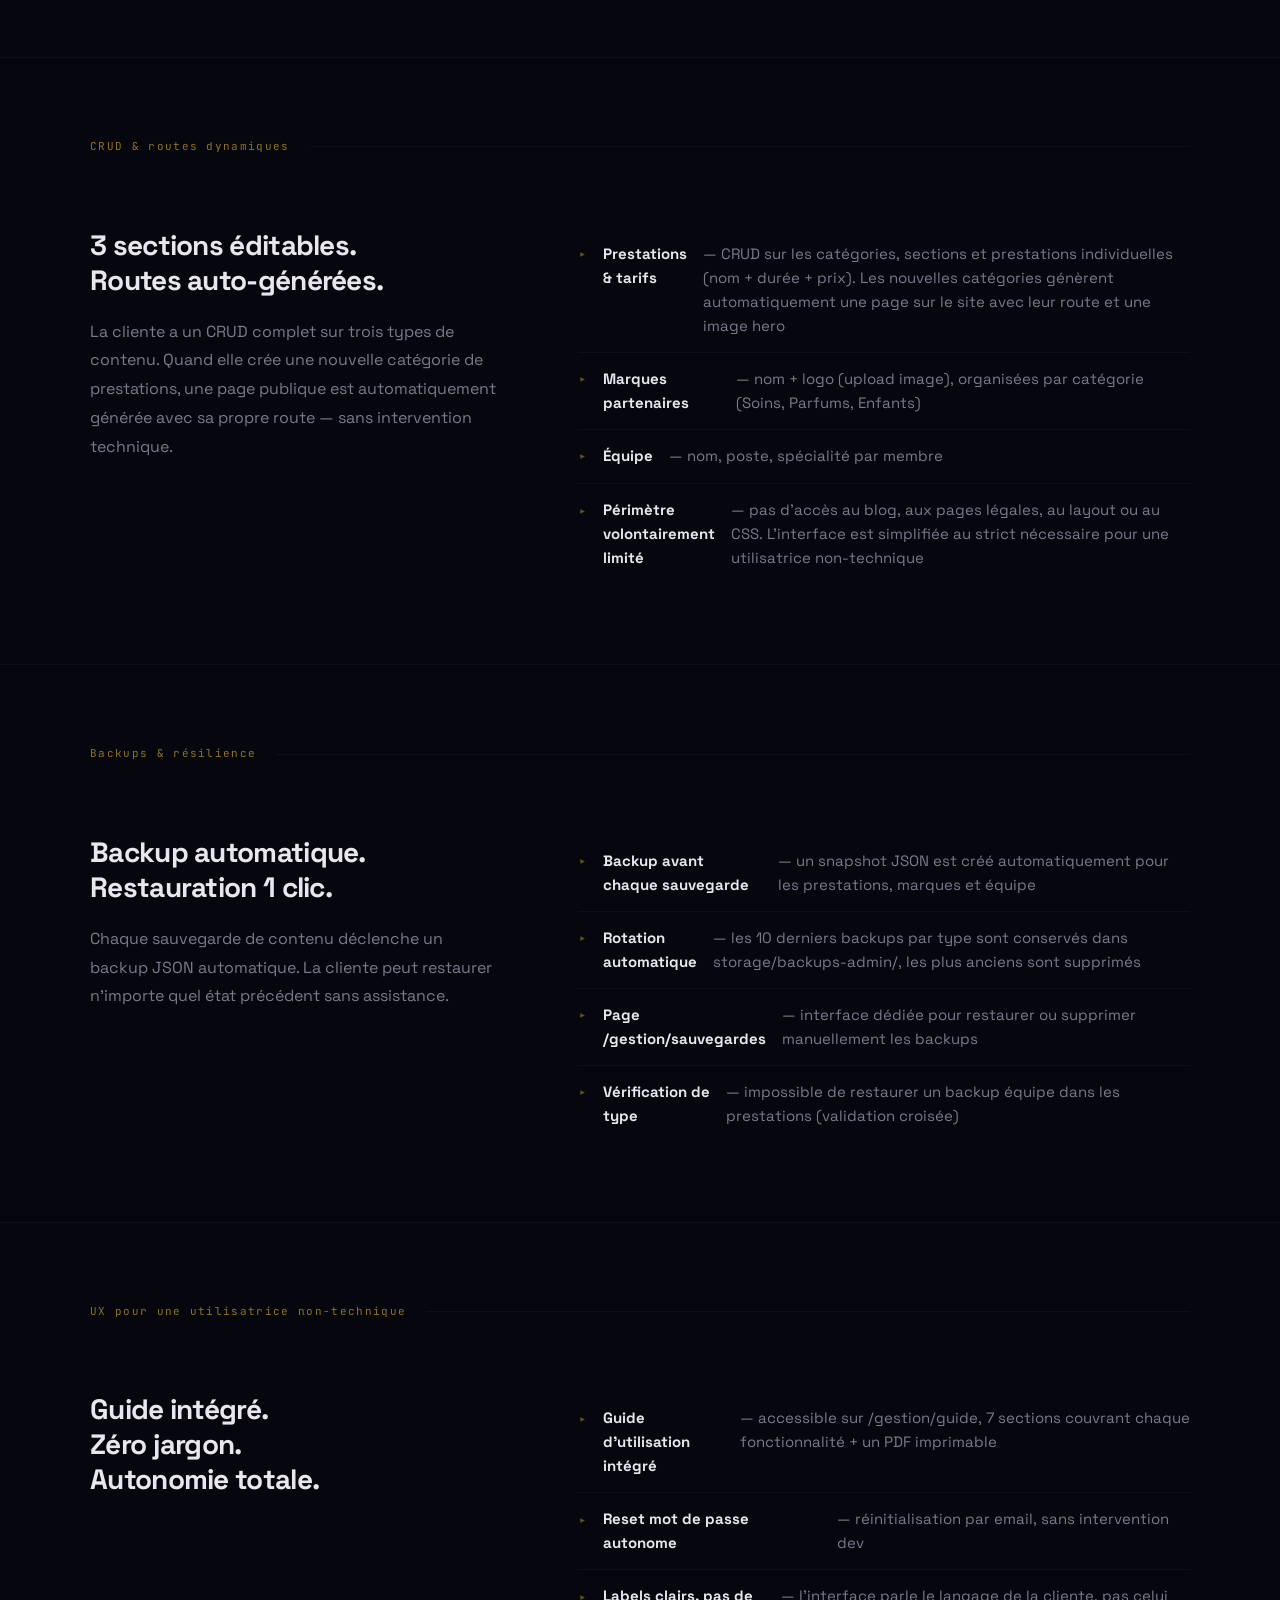
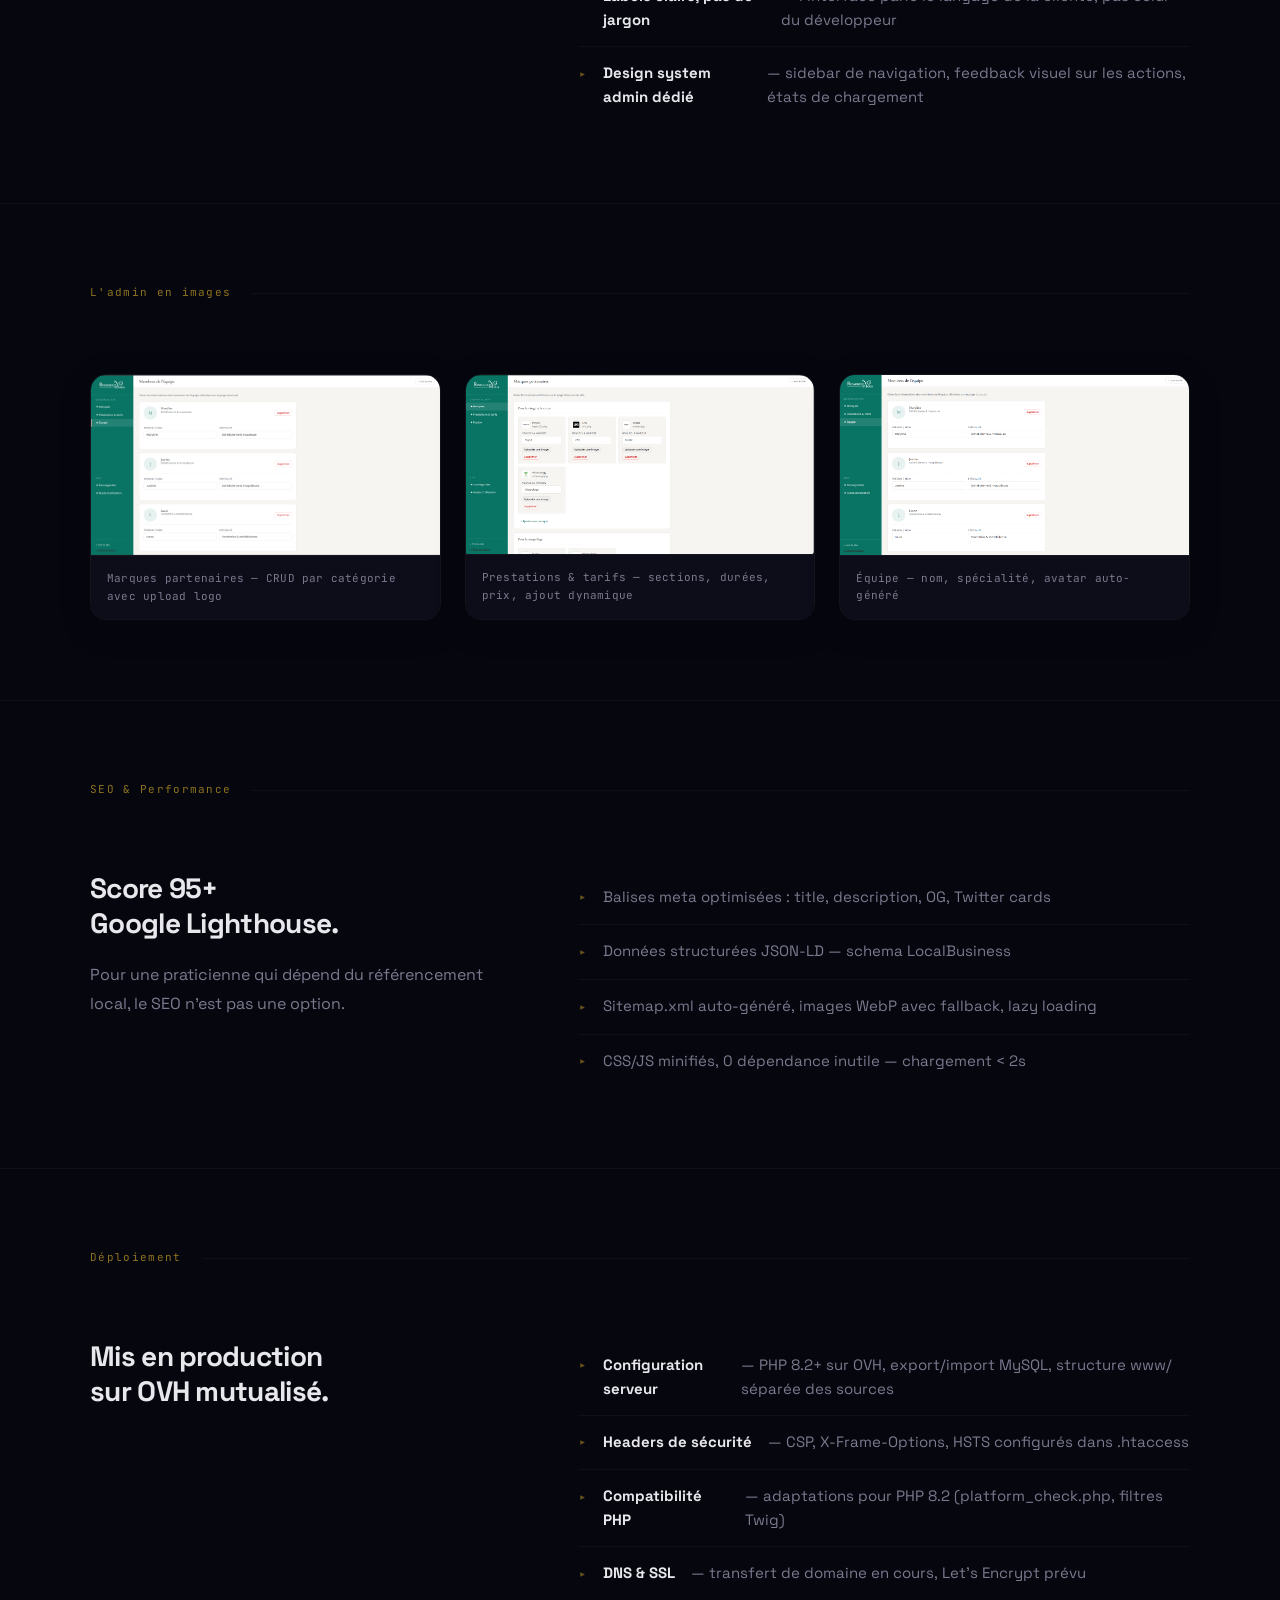
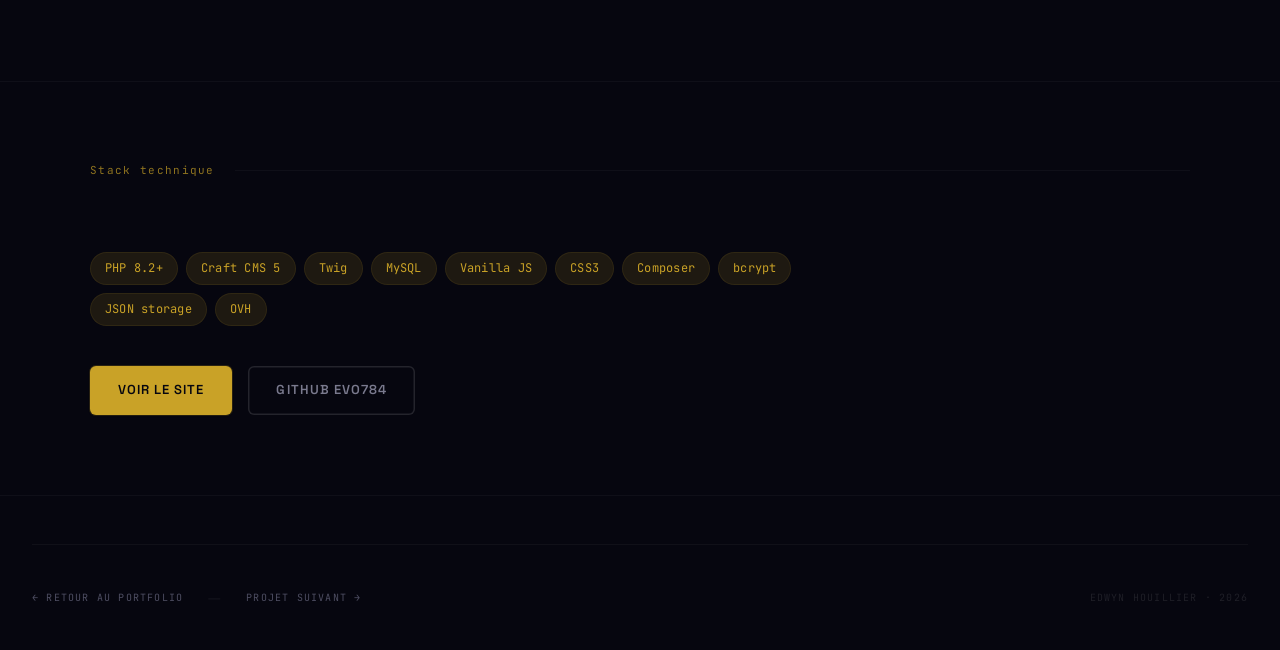
<file: projects/ressourcezvous.html>
<!DOCTYPE html>
<html lang="fr">
<head>
  <meta charset="UTF-8">
  <meta name="viewport" content="width=device-width, initial-scale=1.0">
  <meta name="description" content="Ressourcez-vous — Site vitrine Craft CMS 5 avec admin panel custom from scratch, par Edwyn Houillier">
  <title>Ressourcez-vous · Edwyn Houillier</title>
  <link rel="preconnect" href="https://fonts.googleapis.com">
  <link rel="preconnect" href="https://fonts.gstatic.com" crossorigin>
  <link href="https://fonts.googleapis.com/css2?family=Fraunces:opsz,wght@9..144,700;9..144,900&family=Space+Grotesk:wght@400;500;600;700&family=JetBrains+Mono:wght@400;500;700&display=swap" rel="stylesheet">
  <link rel="stylesheet" href="../styles.css">
</head>
<body>

  <div class="bg-ambient"></div>
  <div class="grid-overlay"></div>

  <header class="site-header">
    <a class='header-logo' href='../index.html'>Edwyn<span class="accent">.</span></a>
    <nav class="header-nav">
      <a href='../#about'>À propos</a>
      <a href='../#projects'>Projets</a>
      <a href='../#contact'>Contact</a>
    </nav>
  </header>

  <div class="container">

    <!-- ══ HERO ══ -->
    <section class="detail-hero">
      <div class="detail-hero-inner">
        <div class="detail-nav reveal">
          <a class='back-link' href='../#projects'>
            <svg width="16" height="16" viewBox="0 0 24 24" fill="none" stroke="currentColor" stroke-width="1.5" aria-hidden="true">
              <path d="M19 12H5M12 5l-7 7 7 7"/>
            </svg>
            Tous les projets
          </a>
        </div>
        <div class="detail-num reveal">03 — Site client · En production</div>
        <h1 class="detail-title reveal delay-1">Ressourcez-vous</h1>
        <div class="detail-tags reveal delay-2">
          <span class="detail-tag">PHP 8.2+</span>
          <span class="detail-tag">Craft CMS 5</span>
          <span class="detail-tag">Twig</span>
          <span class="detail-tag">MySQL</span>
          <span class="detail-tag">Admin custom</span>
          <span class="detail-tag">SEO 95+</span>
        </div>
      </div>
    </section>

    <!-- ══ APERÇU SITE ══ -->
    <section class="detail-section">
      <div class="detail-inner">
        <div class="section-label reveal">
          <span class="section-num">Aperçu</span>
          <span class="section-rule"></span>
        </div>
        <a href="http://fcgxrvo.cluster100.hosting.ovh.net/" target="_blank" rel="noopener noreferrer" class="site-preview reveal delay-1">
          <img src="../assets/ressourcezvous.png" alt="Aperçu du site Ressourcez-vous" loading="lazy">
          <div class="site-preview-overlay">
            <span>Voir le site en production</span>
          </div>
        </a>
        <div class="metrics reveal delay-2">
          <span class="metric">Score SEO 95+</span>
          <span class="metric">Chargement &lt; 2s</span>
          <span class="metric">100% Responsive</span>
          <span class="metric">Admin panel custom</span>
          <span class="metric">En production</span>
        </div>
      </div>
    </section>

    <!-- ══ OVERVIEW ══ -->
    <section class="detail-section">
      <div class="detail-inner">
        <div class="detail-2col">
          <div>
            <div class="detail-label reveal">Vue d'ensemble</div>
            <h2 class="detail-h3 reveal delay-1">Un site vitrine.<br>Un admin panel<br>from scratch.</h2>
          </div>
          <div>
            <p class="detail-text reveal delay-1">
              Ressourcez-vous est le site vitrine d'une esthéticienne indépendante.
              Le besoin : un site professionnel qu'elle gère seule — modifier ses tarifs,
              ajouter des catégories de prestations, mettre à jour son équipe — sans passer par moi.
            </p>
            <p class="detail-text reveal delay-2">
              Le CMS choisi est <strong style="color: var(--text-primary)">Craft CMS 5</strong> (pas WordPress — admin plus propre,
              modèles de contenu flexibles, meilleures performances). Mais l'admin natif de Craft est
              trop technique pour une cliente non-dev. J'ai donc construit un <strong style="color: var(--text-primary)">panel d'administration
              100% custom</strong> par-dessus, accessible sur <code style="color: var(--accent); font-family: var(--font-mono); font-size: 0.875rem">/gestion</code> — avec son propre
              design, son propre système d'auth, et une interface pensée pour quelqu'un qui n'est pas développeur.
            </p>
          </div>
        </div>
      </div>
    </section>

    <!-- ══ ARCHITECTURE ADMIN ══ -->
    <section class="detail-section">
      <div class="detail-inner">
        <div class="section-label reveal">
          <span class="section-num">Architecture du panel admin</span>
          <span class="section-rule"></span>
        </div>
        <div class="detail-2col">
          <div>
            <h3 class="detail-h3 reveal delay-1">Module Craft dédié.<br>Pas un plugin.<br>Du code maison.</h3>
            <p class="detail-text reveal delay-2">
              L'admin est un <strong style="color: var(--text-primary)">module Craft PHP</strong> (GestionModule) avec un controller dédié
              (AdminController). Il ne dépend d'aucun plugin du marketplace — chaque fonctionnalité
              est écrite à la main.
            </p>
          </div>
          <div>
            <ul class="highlights reveal delay-1">
              <li>
                <span class="bullet">&#9656;</span>
                <strong style="color: var(--text-primary)">GestionModule</strong> — module Craft PHP enregistré au bootstrap, intercepte les requêtes sur /gestion
              </li>
              <li>
                <span class="bullet">&#9656;</span>
                <strong style="color: var(--text-primary)">AdminController</strong> — controller unique qui gère toutes les actions CRUD + auth + backups
              </li>
              <li>
                <span class="bullet">&#9656;</span>
                <strong style="color: var(--text-primary)">Templates Twig isolés</strong> — layout admin.twig séparé du site public, avec sa propre sidebar et son design system
              </li>
              <li>
                <span class="bullet">&#9656;</span>
                <strong style="color: var(--text-primary)">Stockage JSON</strong> — les données métier (prestations, marques, équipe) sont stockées en fichiers JSON, pas en BDD relationnelle — simple, versionnable, backupable
              </li>
            </ul>
          </div>
        </div>
      </div>
    </section>

    <!-- ══ AUTH & SÉCURITÉ ══ -->
    <section class="detail-section">
      <div class="detail-inner">
        <div class="section-label reveal">
          <span class="section-num">Authentification & sécurité</span>
          <span class="section-rule"></span>
        </div>
        <div class="detail-2col">
          <div>
            <h3 class="detail-h3 reveal delay-1">3 couches d'auth.<br>0 librairie tierce.</h3>
            <p class="detail-text reveal delay-2">
              Chaque mécanisme de sécurité est implémenté manuellement en PHP natif.
              L'authentification est vérifiée à 3 niveaux — si un niveau est contourné,
              les deux autres bloquent.
            </p>
          </div>
          <div>
            <ul class="highlights reveal delay-1">
              <li>
                <span class="bullet">&#9656;</span>
                <strong style="color: var(--text-primary)">Defense in depth</strong> — auth vérifiée au niveau Module (EVENT_BEFORE_REQUEST), au niveau Template (admin.twig), et au niveau Controller (requireAuth sur chaque action d'écriture)
              </li>
              <li>
                <span class="bullet">&#9656;</span>
                <strong style="color: var(--text-primary)">Hachage bcrypt</strong> — password_hash() / password_verify() PHP natif, mot de passe hashé dans le .env
              </li>
              <li>
                <span class="bullet">&#9656;</span>
                <strong style="color: var(--text-primary)">Tokens CSRF</strong> — chaque formulaire protégé via csrfInput() de Craft
              </li>
              <li>
                <span class="bullet">&#9656;</span>
                <strong style="color: var(--text-primary)">Rate limiting from scratch</strong> — compteur par IP en fichier JSON, fenêtre glissante de 15 minutes
              </li>
              <li>
                <span class="bullet">&#9656;</span>
                <strong style="color: var(--text-primary)">Sessions sécurisées</strong> — sliding window 30 min, régénération d'ID après login (anti session-fixation), timer JS côté client
              </li>
              <li>
                <span class="bullet">&#9656;</span>
                <strong style="color: var(--text-primary)">Reset mot de passe</strong> — tokens hashés SHA-256, expiration 1h, envoi par email
              </li>
              <li>
                <span class="bullet">&#9656;</span>
                <strong style="color: var(--text-primary)">Upload sécurisé</strong> — validation MIME via finfo PHP natif, limites 2 Mo / 5 Mo selon le type
              </li>
            </ul>
          </div>
        </div>
      </div>
    </section>

    <!-- ══ CRUD & ROUTES DYNAMIQUES ══ -->
    <section class="detail-section">
      <div class="detail-inner">
        <div class="section-label reveal">
          <span class="section-num">CRUD & routes dynamiques</span>
          <span class="section-rule"></span>
        </div>
        <div class="detail-2col">
          <div>
            <h3 class="detail-h3 reveal delay-1">3 sections éditables.<br>Routes auto-générées.</h3>
            <p class="detail-text reveal delay-2">
              La cliente a un CRUD complet sur trois types de contenu.
              Quand elle crée une nouvelle catégorie de prestations,
              une page publique est automatiquement générée avec sa propre route
              — sans intervention technique.
            </p>
          </div>
          <div>
            <ul class="highlights reveal delay-1">
              <li>
                <span class="bullet">&#9656;</span>
                <strong style="color: var(--text-primary)">Prestations & tarifs</strong> — CRUD sur les catégories, sections et prestations individuelles (nom + durée + prix). Les nouvelles catégories génèrent automatiquement une page sur le site avec leur route et une image hero
              </li>
              <li>
                <span class="bullet">&#9656;</span>
                <strong style="color: var(--text-primary)">Marques partenaires</strong> — nom + logo (upload image), organisées par catégorie (Soins, Parfums, Enfants)
              </li>
              <li>
                <span class="bullet">&#9656;</span>
                <strong style="color: var(--text-primary)">Équipe</strong> — nom, poste, spécialité par membre
              </li>
              <li>
                <span class="bullet">&#9656;</span>
                <strong style="color: var(--text-primary)">Périmètre volontairement limité</strong> — pas d'accès au blog, aux pages légales, au layout ou au CSS. L'interface est simplifiée au strict nécessaire pour une utilisatrice non-technique
              </li>
            </ul>
          </div>
        </div>
      </div>
    </section>

    <!-- ══ BACKUPS ══ -->
    <section class="detail-section">
      <div class="detail-inner">
        <div class="section-label reveal">
          <span class="section-num">Backups & résilience</span>
          <span class="section-rule"></span>
        </div>
        <div class="detail-2col">
          <div>
            <h3 class="detail-h3 reveal delay-1">Backup automatique.<br>Restauration 1 clic.</h3>
            <p class="detail-text reveal delay-2">
              Chaque sauvegarde de contenu déclenche un backup JSON automatique.
              La cliente peut restaurer n'importe quel état précédent sans assistance.
            </p>
          </div>
          <div>
            <ul class="highlights reveal delay-1">
              <li>
                <span class="bullet">&#9656;</span>
                <strong style="color: var(--text-primary)">Backup avant chaque sauvegarde</strong> — un snapshot JSON est créé automatiquement pour les prestations, marques et équipe
              </li>
              <li>
                <span class="bullet">&#9656;</span>
                <strong style="color: var(--text-primary)">Rotation automatique</strong> — les 10 derniers backups par type sont conservés dans storage/backups-admin/, les plus anciens sont supprimés
              </li>
              <li>
                <span class="bullet">&#9656;</span>
                <strong style="color: var(--text-primary)">Page /gestion/sauvegardes</strong> — interface dédiée pour restaurer ou supprimer manuellement les backups
              </li>
              <li>
                <span class="bullet">&#9656;</span>
                <strong style="color: var(--text-primary)">Vérification de type</strong> — impossible de restaurer un backup équipe dans les prestations (validation croisée)
              </li>
            </ul>
          </div>
        </div>
      </div>
    </section>

    <!-- ══ UX CLIENTE ══ -->
    <section class="detail-section">
      <div class="detail-inner">
        <div class="section-label reveal">
          <span class="section-num">UX pour une utilisatrice non-technique</span>
          <span class="section-rule"></span>
        </div>
        <div class="detail-2col">
          <div>
            <h3 class="detail-h3 reveal delay-1">Guide intégré.<br>Zéro jargon.<br>Autonomie totale.</h3>
          </div>
          <div>
            <ul class="highlights reveal delay-1">
              <li>
                <span class="bullet">&#9656;</span>
                <strong style="color: var(--text-primary)">Guide d'utilisation intégré</strong> — accessible sur /gestion/guide, 7 sections couvrant chaque fonctionnalité + un PDF imprimable
              </li>
              <li>
                <span class="bullet">&#9656;</span>
                <strong style="color: var(--text-primary)">Reset mot de passe autonome</strong> — réinitialisation par email, sans intervention dev
              </li>
              <li>
                <span class="bullet">&#9656;</span>
                <strong style="color: var(--text-primary)">Labels clairs, pas de jargon</strong> — l'interface parle le langage de la cliente, pas celui du développeur
              </li>
              <li>
                <span class="bullet">&#9656;</span>
                <strong style="color: var(--text-primary)">Design system admin dédié</strong> — sidebar de navigation, feedback visuel sur les actions, états de chargement
              </li>
            </ul>
          </div>
        </div>
      </div>
    </section>

    <!-- ══ SCREENSHOTS ADMIN ══ -->
    <section class="detail-section">
      <div class="detail-inner">
        <div class="section-label reveal">
          <span class="section-num">L'admin en images</span>
          <span class="section-rule"></span>
        </div>
        <div class="admin-screenshots">
          <div class="admin-screenshot-item reveal delay-1">
            <img src="../assets/admin-marques.png" alt="Admin panel — Gestion des marques partenaires" loading="lazy">
            <div class="admin-screenshot-caption">Marques partenaires — CRUD par catégorie avec upload logo</div>
          </div>
          <div class="admin-screenshot-item reveal delay-2">
            <img src="../assets/admin-prestations.png" alt="Admin panel — Gestion des prestations et tarifs" loading="lazy">
            <div class="admin-screenshot-caption">Prestations & tarifs — sections, durées, prix, ajout dynamique</div>
          </div>
          <div class="admin-screenshot-item reveal delay-3">
            <img src="../assets/admin-equipe.png" alt="Admin panel — Gestion de l'équipe" loading="lazy">
            <div class="admin-screenshot-caption">Équipe — nom, spécialité, avatar auto-généré</div>
          </div>
        </div>
      </div>
    </section>

    <!-- ══ SEO & PERF ══ -->
    <section class="detail-section">
      <div class="detail-inner">
        <div class="section-label reveal">
          <span class="section-num">SEO & Performance</span>
          <span class="section-rule"></span>
        </div>
        <div class="detail-2col">
          <div>
            <h3 class="detail-h3 reveal delay-1">Score 95+<br>Google Lighthouse.</h3>
            <p class="detail-text reveal delay-2">
              Pour une praticienne qui dépend du référencement local,
              le SEO n'est pas une option.
            </p>
          </div>
          <div>
            <ul class="highlights reveal delay-1">
              <li><span class="bullet">&#9656;</span> Balises meta optimisées : title, description, OG, Twitter cards</li>
              <li><span class="bullet">&#9656;</span> Données structurées JSON-LD — schema LocalBusiness</li>
              <li><span class="bullet">&#9656;</span> Sitemap.xml auto-généré, images WebP avec fallback, lazy loading</li>
              <li><span class="bullet">&#9656;</span> CSS/JS minifiés, 0 dépendance inutile — chargement &lt; 2s</li>
            </ul>
          </div>
        </div>
      </div>
    </section>

    <!-- ══ DÉPLOIEMENT ══ -->
    <section class="detail-section">
      <div class="detail-inner">
        <div class="section-label reveal">
          <span class="section-num">Déploiement</span>
          <span class="section-rule"></span>
        </div>
        <div class="detail-2col">
          <div>
            <h3 class="detail-h3 reveal delay-1">Mis en production<br>sur OVH mutualisé.</h3>
          </div>
          <div>
            <ul class="highlights reveal delay-1">
              <li><span class="bullet">&#9656;</span> <strong style="color: var(--text-primary)">Configuration serveur</strong> — PHP 8.2+ sur OVH, export/import MySQL, structure www/ séparée des sources</li>
              <li><span class="bullet">&#9656;</span> <strong style="color: var(--text-primary)">Headers de sécurité</strong> — CSP, X-Frame-Options, HSTS configurés dans .htaccess</li>
              <li><span class="bullet">&#9656;</span> <strong style="color: var(--text-primary)">Compatibilité PHP</strong> — adaptations pour PHP 8.2 (platform_check.php, filtres Twig)</li>
              <li><span class="bullet">&#9656;</span> <strong style="color: var(--text-primary)">DNS & SSL</strong> — transfert de domaine en cours, Let's Encrypt prévu</li>
            </ul>
          </div>
        </div>
      </div>
    </section>

    <!-- ══ STACK ══ -->
    <section class="detail-section">
      <div class="detail-inner">
        <div class="section-label reveal">
          <span class="section-num">Stack technique</span>
          <span class="section-rule"></span>
        </div>
        <div class="detail-1col">
          <div class="tech-tags reveal delay-1">
            <span class="tech-tag">PHP 8.2+</span>
            <span class="tech-tag">Craft CMS 5</span>
            <span class="tech-tag">Twig</span>
            <span class="tech-tag">MySQL</span>
            <span class="tech-tag">Vanilla JS</span>
            <span class="tech-tag">CSS3</span>
            <span class="tech-tag">Composer</span>
            <span class="tech-tag">bcrypt</span>
            <span class="tech-tag">JSON storage</span>
            <span class="tech-tag">OVH</span>
          </div>
          <div class="detail-links reveal delay-2">
            <a href="http://fcgxrvo.cluster100.hosting.ovh.net/" target="_blank" rel="noopener noreferrer" class="btn btn-primary">Voir le site</a>
            <a href="https://github.com/evo784" target="_blank" rel="noopener noreferrer" class="btn btn-outline">GitHub evo784</a>
          </div>
        </div>
      </div>
    </section>

    <!-- ══ FOOTER ══ -->
    <footer class="site-footer">
      <div class="footer-line"></div>
      <div class="footer-content">
        <div class="footer-links">
          <a href='../index.html'>← Retour au portfolio</a>
          <span class="divider">—</span>
          <a href='arct.html'>Projet suivant →</a>
        </div>
        <p class="footer-credit">Edwyn Houillier · 2026</p>
      </div>
    </footer>

  </div>

  <script src="../main.js"></script>
</body>
</html>
</file>
<file: styles.css>
/* ═══════════════════════════════════════════════════════════
   Edwyn Houillier — Portfolio
   ═══════════════════════════════════════════════════════════ */

:root {
  --bg-deep: #06060f;
  --bg-card: #0d0d1a;
  --bg-elevated: #14142a;

  --accent: #c9a227;
  --accent-dim: rgba(201, 162, 39, 0.12);
  --accent-glow: rgba(201, 162, 39, 0.06);

  --text-primary: #e8e8ec;
  --text-secondary: #7a7a8e;
  --text-tertiary: #4e4e62;

  --border: rgba(255, 255, 255, 0.06);
  --border-hover: rgba(255, 255, 255, 0.12);
  --hairline: rgba(255, 255, 255, 0.04);

  --font-display: 'Space Grotesk', system-ui, sans-serif;
  --font-serif: 'Fraunces', Georgia, serif;
  --font-body: 'Space Grotesk', system-ui, sans-serif;
  --font-mono: 'JetBrains Mono', 'Courier New', monospace;

  --ease-out: cubic-bezier(0.23, 1, 0.32, 1);
  --ease-in-out: cubic-bezier(0.77, 0, 0.175, 1);
  --ease-drawer: cubic-bezier(0.32, 0.72, 0, 1);
  --ease-smooth: cubic-bezier(0.16, 1, 0.3, 1);
}

/* ── Reset ──────────────────────────────────────────────── */

* {
  margin: 0;
  padding: 0;
  box-sizing: border-box;
}

html {
  background: var(--bg-deep);
  overflow-x: hidden;
  scroll-behavior: smooth;
}

body {
  font-family: var(--font-body);
  background: var(--bg-deep);
  color: var(--text-primary);
  overflow-x: hidden;
  line-height: 1.6;
  -webkit-font-smoothing: antialiased;
  -moz-osx-font-smoothing: grayscale;
}

.container {
  width: 100%;
  max-width: 100vw;
  overflow-x: hidden;
}

:focus-visible {
  outline: 2px solid var(--accent);
  outline-offset: 2px;
}

::selection {
  background: rgba(201, 162, 39, 0.25);
  color: #fffae6;
}

::-webkit-scrollbar { width: 4px; }
::-webkit-scrollbar-track { background: var(--bg-deep); }
::-webkit-scrollbar-thumb { background: var(--accent); border-radius: 2px; }

/* ── Ambient background gradient ────────────────────────── */

.bg-ambient {
  position: fixed;
  inset: 0;
  z-index: -1;
  transition: background 1.6s cubic-bezier(0.23, 1, 0.32, 1);
  background:
    radial-gradient(ellipse at 30% 0%, #0c1a2e 0%, transparent 50%),
    radial-gradient(ellipse at 80% 100%, #0a1e2a 0%, transparent 50%),
    var(--bg-deep);
  pointer-events: none;
}

/* ── Grid overlay ──────────────────────────────────────── */

.grid-overlay {
  position: fixed;
  inset: 0;
  z-index: 0;
  opacity: 0.025;
  background-image:
    linear-gradient(rgba(201, 162, 39, 0.3) 1px, transparent 1px),
    linear-gradient(90deg, rgba(201, 162, 39, 0.3) 1px, transparent 1px);
  background-size: 100px 100px;
  -webkit-mask-image: radial-gradient(ellipse at center, black 20%, transparent 70%);
  mask-image: radial-gradient(ellipse at center, black 20%, transparent 70%);
  pointer-events: none;
}

/* ── Grain overlay ──────────────────────────────────────── */

body::after {
  content: '';
  position: fixed;
  inset: 0;
  z-index: 9999;
  pointer-events: none;
  opacity: 0.03;
  background-image: url("data:image/svg+xml,%3Csvg viewBox='0 0 256 256' xmlns='http://www.w3.org/2000/svg'%3E%3Cfilter id='n'%3E%3CfeTurbulence type='fractalNoise' baseFrequency='0.9' numOctaves='4' stitchTiles='stitch'/%3E%3C/filter%3E%3Crect width='100%25' height='100%25' filter='url(%23n)'/%3E%3C/svg%3E");
  background-repeat: repeat;
  background-size: 256px 256px;
}

/* ══════════════════════════════════════════════════════════
   FLOATING PILL NAV
   ══════════════════════════════════════════════════════════ */

.site-header {
  position: fixed;
  top: 1.25rem;
  left: 50%;
  transform: translateX(-50%);
  display: flex;
  justify-content: space-between;
  align-items: center;
  padding: 0.75rem 1.75rem;
  z-index: 100;
  background: rgba(13, 13, 26, 0.7);
  -webkit-backdrop-filter: blur(20px) saturate(1.4);
  backdrop-filter: blur(20px) saturate(1.4);
  border: 1px solid var(--border);
  border-radius: 100px;
  width: auto;
  max-width: calc(100vw - 2rem);
  gap: 2.5rem;
  box-shadow: 0 4px 24px rgba(0, 0, 0, 0.3), inset 0 1px 0 rgba(255, 255, 255, 0.04);
  transition: background 0.4s var(--ease-out), box-shadow 0.4s var(--ease-out);
}

.header-logo {
  font-family: var(--font-display);
  font-size: 1.125rem;
  font-weight: 700;
  color: var(--text-primary);
  text-decoration: none;
  letter-spacing: -0.03em;
  white-space: nowrap;
}

.header-logo .accent { color: var(--accent); }

.header-nav {
  display: flex;
  gap: 1.75rem;
}

.header-nav a {
  font-family: var(--font-body);
  font-size: 0.8125rem;
  font-weight: 500;
  color: var(--text-secondary);
  text-decoration: none;
  text-transform: uppercase;
  letter-spacing: 0.08em;
  transition: color 0.25s var(--ease-out);
  position: relative;
}

.header-nav a::after {
  content: '';
  position: absolute;
  bottom: -4px;
  left: 0;
  width: 0;
  height: 1px;
  background: var(--accent);
  transition: width 0.3s var(--ease-out);
}

.header-nav a:hover { color: var(--text-primary); }
.header-nav a:hover::after { width: 100%; }

@media (max-width: 640px) {
  .site-header { top: 0.75rem; padding: 0.625rem 1.25rem; gap: 1.25rem; }
  .header-nav { gap: 1rem; }
  .header-nav a { font-size: 0.6875rem; }
}

/* ══════════════════════════════════════════════════════════
   HERO
   ══════════════════════════════════════════════════════════ */

.hero {
  min-height: 100dvh;
  display: flex;
  flex-direction: column;
  justify-content: center;
  padding: 8rem 2rem 4rem;
  position: relative;
  overflow: hidden;
}

.hero::before {
  content: '';
  position: absolute;
  inset: 0;
  z-index: 0;
  pointer-events: none;
  background:
    radial-gradient(ellipse 600px 600px at 20% 30%, rgba(201, 162, 39, 0.05) 0%, transparent 70%),
    radial-gradient(ellipse 500px 500px at 80% 70%, rgba(74, 111, 165, 0.03) 0%, transparent 70%);
}

.hero::after {
  content: '';
  position: absolute;
  top: 15%;
  right: 10%;
  width: 280px;
  height: 280px;
  background: radial-gradient(circle, rgba(201, 162, 39, 0.04) 0%, transparent 60%);
  border-radius: 50%;
  pointer-events: none;
  filter: blur(60px);
  animation: drift 20s var(--ease-in-out) infinite alternate;
}

@keyframes drift {
  0%   { transform: translate(0, 0) scale(1); }
  33%  { transform: translate(-40px, 30px) scale(1.1); }
  66%  { transform: translate(20px, -20px) scale(0.95); }
  100% { transform: translate(-10px, 40px) scale(1.05); }
}

.hero-grid {
  position: absolute;
  inset: 0;
  width: 100%;
  height: 100%;
  pointer-events: none;
  z-index: 0;
}

.hero-content {
  max-width: 1000px;
  margin: 0 auto;
  width: 100%;
  position: relative;
  z-index: 1;
}

.hero-badge {
  display: inline-flex;
  align-items: center;
  gap: 0.625rem;
  margin-bottom: 2.5rem;
  padding: 0.5rem 1rem;
  border: 1px solid rgba(201, 162, 39, 0.2);
  border-radius: 100px;
  font-family: var(--font-mono);
  font-size: 0.6875rem;
  color: var(--accent);
  letter-spacing: 0.1em;
  text-transform: uppercase;
}

.badge-dot {
  width: 6px;
  height: 6px;
  background: var(--accent);
  border-radius: 50%;
  animation: pulse-dot 2s ease-in-out infinite;
}

@keyframes pulse-dot {
  0%, 100% { opacity: 1; transform: scale(1); }
  50%       { opacity: 0.5; transform: scale(0.8); }
}

.hero-display {
  font-family: var(--font-serif);
  font-weight: 900;
  font-size: clamp(5rem, 14vw, 10rem);
  line-height: 0.88;
  letter-spacing: -0.04em;
  margin-bottom: 2.5rem;
  font-variant-ligatures: none;
}

.hero-line {
  display: block;
  color: var(--text-primary);
}

.accent-gold {
  color: var(--accent);
}

.accent-italic {
  font-family: var(--font-serif);
  font-style: italic;
  font-weight: 400;
  color: var(--accent);
}

.hero-role {
  font-family: var(--font-mono);
  font-size: clamp(0.75rem, 2vw, 0.875rem);
  color: var(--text-secondary);
  text-transform: uppercase;
  letter-spacing: 0.12em;
  margin-bottom: 3rem;
}

.hero-cta {
  display: flex;
  flex-wrap: wrap;
  gap: 1rem;
}

.scroll-indicator {
  position: absolute;
  bottom: 2.5rem;
  left: 50%;
  transform: translateX(-50%);
  display: flex;
  flex-direction: column;
  align-items: center;
  gap: 0.5rem;
  color: var(--text-tertiary);
  z-index: 1;
}

.scroll-indicator span {
  font-family: var(--font-mono);
  font-size: 0.625rem;
  text-transform: uppercase;
  letter-spacing: 0.25em;
}

.scroll-indicator svg {
  animation: float 2.5s var(--ease-in-out) infinite;
  opacity: 0.5;
}

@keyframes float {
  0%, 100% { transform: translateY(0); opacity: 0.5; }
  50%       { transform: translateY(8px); opacity: 1; }
}

/* ══════════════════════════════════════════════════════════
   SECTION SHARED
   ══════════════════════════════════════════════════════════ */

.section-inner {
  max-width: 1100px;
  margin: 0 auto;
  width: 100%;
  position: relative;
  z-index: 1;
}

.section-label {
  display: flex;
  align-items: center;
  gap: 1.25rem;
  margin-bottom: 4.5rem;
}

.section-num {
  font-family: var(--font-mono);
  font-size: 0.6875rem;
  color: var(--accent);
  letter-spacing: 0.12em;
  opacity: 0.7;
  white-space: nowrap;
}

.section-rule {
  flex: 1;
  height: 1px;
  background: var(--hairline);
}

.section-name {
  font-family: var(--font-mono);
  font-size: 0.6875rem;
  color: var(--text-tertiary);
  text-transform: uppercase;
  letter-spacing: 0.2em;
  white-space: nowrap;
}

/* ══════════════════════════════════════════════════════════
   HERO — additions
   ══════════════════════════════════════════════════════════ */

.hero-top {
  display: flex;
  align-items: center;
  justify-content: space-between;
  margin-bottom: 3rem;
}

.hero-stats {
  display: flex;
  gap: 2.5rem;
}

.hero-stat {
  display: flex;
  flex-direction: column;
  align-items: flex-end;
  gap: 0.25rem;
}

.hs-num {
  font-family: var(--font-mono);
  font-size: clamp(1.5rem, 4vw, 2.5rem);
  font-weight: 700;
  color: var(--text-primary);
  line-height: 1;
  letter-spacing: -0.02em;
}

.hs-label {
  font-family: var(--font-mono);
  font-size: 0.625rem;
  text-transform: uppercase;
  letter-spacing: 0.15em;
  color: var(--text-tertiary);
}

.hero-bottom {
  display: flex;
  align-items: flex-end;
  justify-content: space-between;
  gap: 3rem;
  flex-wrap: wrap;
}

.hero-role {
  font-family: var(--font-body);
  font-size: clamp(1rem, 2.5vw, 1.25rem);
  color: var(--text-secondary);
  line-height: 1.5;
  letter-spacing: -0.01em;
}

.hero-cta {
  display: flex;
  flex-wrap: wrap;
  gap: 0.875rem;
  flex-shrink: 0;
}

/* ══════════════════════════════════════════════════════════
   SKILLS SECTION
   ══════════════════════════════════════════════════════════ */

.skills-section {
  padding: 8rem 2rem;
  border-top: 1px solid var(--hairline);
  position: relative;
  overflow: hidden;
}

.skills-section::before {
  content: '';
  position: absolute;
  inset: 0;
  pointer-events: none;
  background: radial-gradient(ellipse 800px 400px at 50% 50%, rgba(201, 162, 39, 0.02) 0%, transparent 70%);
}

.skills-heading {
  font-family: var(--font-serif);
  font-weight: 900;
  font-size: clamp(2rem, 5vw, 3.5rem);
  line-height: 1.0;
  letter-spacing: -0.04em;
  color: var(--text-primary);
  margin-bottom: 3.5rem;
}

.skills-grid {
  display: grid;
  grid-template-columns: repeat(3, 1fr);
  gap: 1px;
  border: 1px solid var(--hairline);
  border-radius: 1rem;
  overflow: hidden;
}

@media (max-width: 900px) {
  .skills-grid { grid-template-columns: 1fr; }
}

.skill-card {
  background: var(--bg-card);
  padding: 2.5rem;
  transition: background 0.3s var(--ease-out);
  position: relative;
}

.skill-card::after {
  content: '';
  position: absolute;
  top: 0;
  right: 0;
  width: 1px;
  height: 100%;
  background: var(--hairline);
}

.skill-card:last-child::after { display: none; }

.skill-card:hover { background: var(--bg-elevated); }

.skill-card-top {
  display: flex;
  align-items: flex-start;
  gap: 1.25rem;
  margin-bottom: 1.25rem;
}

.skill-icon {
  width: 22px;
  height: 22px;
  color: var(--accent);
  opacity: 0.7;
  flex-shrink: 0;
  margin-top: 0.2rem;
}

.skill-card h3 {
  font-family: var(--font-display);
  font-size: 1.0625rem;
  font-weight: 700;
  color: var(--text-primary);
  letter-spacing: -0.02em;
  line-height: 1.3;
}

.skill-card > p {
  font-size: 0.875rem;
  color: var(--text-secondary);
  line-height: 1.7;
  margin-bottom: 1.5rem;
}

.skill-list {
  list-style: none;
  display: flex;
  flex-direction: column;
  gap: 0;
}

.skill-list li {
  padding: 0.6rem 0;
  border-top: 1px solid var(--hairline);
  font-family: var(--font-mono);
  font-size: 0.75rem;
  color: var(--text-tertiary);
  letter-spacing: 0.02em;
}

/* ══════════════════════════════════════════════════════════
   ABOUT SECTION
   ══════════════════════════════════════════════════════════ */

.about-section,
.projet-pro-section {
  padding: 8rem 2rem;
  border-top: 1px solid var(--hairline);
  position: relative;
  overflow: hidden;
}

.competences-section {
  padding: 8rem 2rem;
  border-top: 1px solid var(--hairline);
  position: relative;
}

.about-section::before {
  content: '';
  position: absolute;
  inset: 0;
  pointer-events: none;
  background: radial-gradient(ellipse 700px 400px at 30% 50%, rgba(201, 162, 39, 0.025) 0%, transparent 70%);
}

.about-grid {
  display: grid;
  grid-template-columns: 3fr 2fr;
  gap: 6rem;
  align-items: start;
}

@media (max-width: 900px) {
  .about-grid { grid-template-columns: 1fr; gap: 3rem; }
}

.about-heading {
  font-family: var(--font-serif);
  font-weight: 900;
  font-size: clamp(2.25rem, 5.5vw, 4rem);
  line-height: 1.0;
  letter-spacing: -0.04em;
  color: var(--text-primary);
  margin-bottom: 2rem;
}

.about-quote {
  font-family: var(--font-serif);
  font-style: italic;
  font-weight: 400;
  font-size: clamp(1rem, 2vw, 1.125rem);
  color: var(--text-secondary);
  line-height: 1.65;
  border-left: 2px solid rgba(201, 162, 39, 0.3);
  padding-left: 1.5rem;
  margin-bottom: 2rem;
}

.about-text {
  font-size: 1rem;
  color: var(--text-secondary);
  line-height: 1.8;
  margin-bottom: 1rem;
}

.about-cta {
  display: flex;
  flex-wrap: wrap;
  gap: 0.875rem;
  margin-top: 2.5rem;
}

.about-card {
  background: var(--bg-card);
  border: 1px solid var(--border);
  border-radius: 1rem;
  padding: 2rem;
  position: sticky;
  top: 7rem;
}

.about-name {
  font-family: var(--font-display);
  font-size: 1.125rem;
  font-weight: 700;
  color: var(--text-primary);
  letter-spacing: -0.02em;
  margin-bottom: 1.5rem;
  padding-bottom: 1.25rem;
  border-bottom: 1px solid var(--hairline);
}

.about-meta-list {
  display: flex;
  flex-direction: column;
  gap: 0;
}

.am-row {
  display: flex;
  flex-direction: column;
  gap: 0.2rem;
  padding: 0.875rem 0;
  border-bottom: 1px solid var(--hairline);
}

.am-row:last-child { border-bottom: none; }

.am-key {
  font-family: var(--font-mono);
  font-size: 0.625rem;
  text-transform: uppercase;
  letter-spacing: 0.15em;
  color: var(--text-tertiary);
}

.am-val {
  font-size: 0.875rem;
  color: var(--text-primary);
  font-weight: 500;
  letter-spacing: -0.01em;
}

/* ══════════════════════════════════════════════════════════
   PROJECTS — split showcase layout
   ══════════════════════════════════════════════════════════ */

.projects-section {
  padding: 8rem 2rem;
  border-top: 1px solid var(--hairline);
  position: relative;
}

.projects-section::before {
  content: '';
  position: absolute;
  inset: 0;
  pointer-events: none;
  background: radial-gradient(ellipse 600px 500px at 70% 50%, rgba(201, 162, 39, 0.02) 0%, transparent 70%);
}

.projects-heading {
  font-family: var(--font-serif);
  font-weight: 900;
  font-size: clamp(2rem, 5vw, 3.5rem);
  line-height: 1.0;
  letter-spacing: -0.04em;
  color: var(--text-primary);
  margin-bottom: 4rem;
}

.projects-showcase {
  display: grid;
  grid-template-columns: 5fr 7fr;
  gap: 4rem;
  align-items: start;
}

@media (max-width: 1024px) {
  .projects-showcase { grid-template-columns: 1fr; gap: 3rem; }
}

/* ── Project list (left) ── */
.projects-list {
  display: flex;
  flex-direction: column;
}

.project-row {
  display: grid;
  grid-template-columns: 2.5rem 1fr 1.5rem;
  align-items: start;
  gap: 1.25rem;
  padding: 1.75rem 1rem;
  border-top: 1px solid var(--hairline);
  text-decoration: none;
  color: inherit;
  border-left: 2px solid transparent;
  transition:
    border-color 0.25s var(--ease-out),
    background 0.25s var(--ease-out),
    padding-left 0.25s var(--ease-out);
  border-radius: 0 8px 8px 0;
}

.project-row:last-child { border-bottom: 1px solid var(--hairline); }

.project-row.active {
  border-left-color: var(--accent);
  background: rgba(201, 162, 39, 0.04);
  padding-left: 1.25rem;
}

.pr-num {
  font-family: var(--font-mono);
  font-size: 0.6875rem;
  color: var(--text-tertiary);
  letter-spacing: 0.05em;
  padding-top: 0.2rem;
  transition: color 0.25s var(--ease-out);
}

.project-row.active .pr-num { color: var(--accent); opacity: 0.7; }

.pr-body { min-width: 0; }

.pr-title {
  font-family: var(--font-display);
  font-size: 1rem;
  font-weight: 600;
  color: var(--text-secondary);
  margin-bottom: 0.4rem;
  letter-spacing: -0.01em;
  transition: color 0.25s var(--ease-out);
  line-height: 1.3;
}

.project-row.active .pr-title,
.project-row:hover .pr-title { color: var(--text-primary); }

.pr-sub {
  font-size: 0.8125rem;
  color: var(--text-tertiary);
  font-family: var(--font-mono);
  letter-spacing: 0.01em;
  line-height: 1.5;
  margin-bottom: 0.75rem;
}

.pr-tags {
  display: flex;
  gap: 0.375rem;
  flex-wrap: wrap;
}

.pr-tags span {
  font-family: var(--font-mono);
  font-size: 0.625rem;
  color: var(--text-tertiary);
  letter-spacing: 0.04em;
  padding: 0.2rem 0.625rem;
  border: 1px solid var(--hairline);
  border-radius: 3px;
  transition: border-color 0.25s var(--ease-out), color 0.25s var(--ease-out);
}

.project-row.active .pr-tags span {
  border-color: rgba(201, 162, 39, 0.2);
  color: var(--accent);
  opacity: 0.7;
}

.pr-arrow {
  color: var(--text-tertiary);
  display: flex;
  align-items: center;
  justify-content: flex-end;
  padding-top: 0.25rem;
  transition: transform 0.25s var(--ease-out), color 0.25s var(--ease-out);
  opacity: 0;
}

.project-row.active .pr-arrow,
.project-row:hover .pr-arrow {
  opacity: 1;
  transform: translate(3px, -3px);
  color: var(--accent);
}

/* ── Browser preview (right) ── */
.projects-preview {
  position: sticky;
  top: 7rem;
}

.preview-frame {
  background: var(--bg-card);
  border: 1px solid var(--border);
  border-radius: 12px;
  overflow: hidden;
  box-shadow:
    0 24px 64px rgba(0, 0, 0, 0.4),
    inset 0 1px 0 rgba(255, 255, 255, 0.04);
}

.preview-chrome {
  display: flex;
  align-items: center;
  gap: 1rem;
  padding: 0.75rem 1rem;
  background: var(--bg-elevated);
  border-bottom: 1px solid var(--hairline);
}

.chrome-dots {
  display: flex;
  gap: 0.375rem;
  flex-shrink: 0;
}

.dot-r, .dot-y, .dot-g {
  width: 10px;
  height: 10px;
  border-radius: 50%;
}

.dot-r { background: rgba(255, 95, 87, 0.5); }
.dot-y { background: rgba(255, 189, 46, 0.5); }
.dot-g { background: rgba(40, 200, 64, 0.5); }

.chrome-url {
  flex: 1;
  font-family: var(--font-mono);
  font-size: 0.6875rem;
  color: var(--text-tertiary);
  background: rgba(0, 0, 0, 0.3);
  padding: 0.3rem 0.875rem;
  border-radius: 6px;
  letter-spacing: 0.02em;
  white-space: nowrap;
  overflow: hidden;
  text-overflow: ellipsis;
  transition: color 0.3s var(--ease-out);
}

.preview-viewport {
  position: relative;
  width: 100%;
  aspect-ratio: 580 / 340;
  overflow: hidden;
}

.preview-screen {
  position: absolute;
  inset: 0;
  opacity: 0;
  transition: opacity 0.4s var(--ease-out);
  display: flex;
  align-items: stretch;
}

.preview-screen.active { opacity: 1; }

.preview-screen img {
  width: 100%;
  height: 100%;
  object-fit: cover;
  object-position: top center;
  display: block;
}


.preview-screen svg {
  width: 100%;
  height: 100%;
}

.preview-metrics {
  display: flex;
  flex-wrap: wrap;
  gap: 0.5rem;
  margin-top: 1.25rem;
  min-height: 2rem;
}

.preview-metrics .metric {
  transition: opacity 0.3s var(--ease-out);
}

@media (max-width: 1024px) {
  .projects-preview { position: static; }
  .project-row { padding: 1.5rem 0.75rem; }
}

/* ══════════════════════════════════════════════════════════
   CONTACT SECTION
   ══════════════════════════════════════════════════════════ */

.contact-section {
  padding: 8rem 2rem;
  border-top: 1px solid var(--hairline);
  position: relative;
  overflow: hidden;
}

.contact-section::before {
  content: '';
  position: absolute;
  inset: 0;
  pointer-events: none;
  background: radial-gradient(ellipse 700px 500px at 50% 50%, rgba(201, 162, 39, 0.035) 0%, transparent 60%);
}

.contact-body {
  max-width: 700px;
}

.contact-headline {
  font-family: var(--font-serif);
  font-weight: 900;
  font-size: clamp(2.75rem, 8vw, 6rem);
  line-height: 0.95;
  letter-spacing: -0.04em;
  margin-bottom: 2rem;
  color: var(--text-primary);
}

.contact-sub {
  font-size: 1.0625rem;
  color: var(--text-secondary);
  line-height: 1.7;
  margin-bottom: 3rem;
}

.contact-btns {
  display: flex;
  flex-wrap: wrap;
  gap: 1rem;
}

/* ══════════════════════════════════════════════════════════
   BUTTONS
   ══════════════════════════════════════════════════════════ */

.btn {
  display: inline-flex;
  align-items: center;
  justify-content: center;
  padding: 0.875rem 1.75rem;
  font-family: var(--font-body);
  font-size: 0.8125rem;
  font-weight: 600;
  text-transform: uppercase;
  letter-spacing: 0.08em;
  text-decoration: none;
  border: none;
  cursor: pointer;
  border-radius: 6px;
  transition:
    transform 0.2s var(--ease-out),
    background-color 0.25s var(--ease-out),
    color 0.25s var(--ease-out),
    box-shadow 0.25s var(--ease-out);
}

.btn:active { transform: scale(0.97); }

.btn-primary {
  background: var(--accent);
  color: var(--bg-deep);
  box-shadow: 0 1px 2px rgba(0, 0, 0, 0.3), 0 0 0 1px rgba(201, 162, 39, 0.2);
}

.btn-primary:hover {
  background: #d4ad2e;
  box-shadow: 0 4px 16px rgba(201, 162, 39, 0.2), 0 0 0 1px rgba(201, 162, 39, 0.3);
  transform: translateY(-1px);
}

.btn-primary:active { transform: scale(0.97) translateY(0); }

.btn-outline {
  background: transparent;
  color: var(--text-secondary);
  box-shadow: inset 0 0 0 1.5px var(--border-hover);
}

.btn-outline:hover {
  color: var(--text-primary);
  box-shadow: inset 0 0 0 1.5px rgba(201, 162, 39, 0.3);
  background: var(--accent-glow);
}

.btn-large { padding: 1.125rem 2.25rem; font-size: 0.875rem; }

.btn-full { width: 100%; text-align: center; }

/* ══════════════════════════════════════════════════════════
   FOOTER
   ══════════════════════════════════════════════════════════ */

.site-footer {
  padding: 3rem 2rem 2.5rem;
}

.footer-line {
  height: 1px;
  background: var(--hairline);
  margin-bottom: 2.5rem;
}

.footer-content {
  display: flex;
  flex-direction: column;
  align-items: center;
  justify-content: space-between;
  gap: 1.5rem;
}

@media (min-width: 640px) {
  .footer-content { flex-direction: row; }
}

.footer-links {
  display: flex;
  align-items: center;
  gap: 1.5rem;
}

.footer-links a {
  font-family: var(--font-mono);
  font-size: 0.625rem;
  text-transform: uppercase;
  letter-spacing: 0.12em;
  color: var(--text-tertiary);
  text-decoration: none;
  transition: color 0.25s var(--ease-out);
}

.footer-links a:hover { color: var(--accent); }
.footer-links .divider { color: rgba(255, 255, 255, 0.06); }

.footer-credit {
  font-family: var(--font-mono);
  font-size: 0.625rem;
  letter-spacing: 0.12em;
  color: rgba(255, 255, 255, 0.1);
  text-transform: uppercase;
}

/* ══════════════════════════════════════════════════════════
   MODAL
   ══════════════════════════════════════════════════════════ */

.modal-overlay {
  position: fixed;
  inset: 0;
  background: rgba(0, 0, 0, 0.75);
  -webkit-backdrop-filter: blur(8px);
  backdrop-filter: blur(8px);
  display: flex;
  align-items: center;
  justify-content: center;
  z-index: 1000;
  opacity: 0;
  visibility: hidden;
  transition: opacity 0.35s var(--ease-out), visibility 0.35s var(--ease-out);
  padding: 1rem;
}

.modal-overlay.active { opacity: 1; visibility: visible; }

.modal {
  background: var(--bg-card);
  border: 1px solid var(--border);
  border-radius: 1.25rem;
  padding: 2.5rem;
  max-width: 480px;
  width: 100%;
  position: relative;
  transform: scale(0.96) translateY(12px);
  transition: transform 0.4s var(--ease-drawer);
  box-shadow: 0 24px 64px rgba(0, 0, 0, 0.4), inset 0 1px 0 rgba(255, 255, 255, 0.04);
}

.modal-overlay.active .modal { transform: scale(1) translateY(0); }

.modal-close {
  position: absolute;
  top: 1rem;
  right: 1rem;
  background: none;
  border: none;
  color: var(--text-tertiary);
  font-size: 1.25rem;
  cursor: pointer;
  padding: 0.5rem;
  line-height: 1;
  border-radius: 8px;
  transition: color 0.2s var(--ease-out), background 0.2s var(--ease-out);
}

.modal-close:hover { color: var(--text-primary); background: rgba(255, 255, 255, 0.05); }

.modal h2 {
  font-family: var(--font-display);
  font-size: 1.375rem;
  font-weight: 700;
  margin-bottom: 0.375rem;
  letter-spacing: -0.02em;
}

.modal-subtitle {
  color: var(--text-secondary);
  font-size: 0.875rem;
  margin-bottom: 2rem;
  line-height: 1.6;
}

.form-group { margin-bottom: 1.25rem; }

.form-group label {
  display: block;
  font-family: var(--font-mono);
  font-size: 0.6875rem;
  text-transform: uppercase;
  letter-spacing: 0.12em;
  color: var(--text-tertiary);
  margin-bottom: 0.5rem;
}

.form-group input,
.form-group textarea {
  width: 100%;
  padding: 0.875rem 1rem;
  background: var(--bg-deep);
  border: 1px solid var(--border);
  border-radius: 8px;
  color: var(--text-primary);
  font-family: var(--font-body);
  font-size: 0.9375rem;
  transition: border-color 0.25s var(--ease-out), box-shadow 0.25s var(--ease-out);
}

.form-group input:focus,
.form-group textarea:focus {
  outline: none;
  border-color: rgba(201, 162, 39, 0.4);
  box-shadow: 0 0 0 3px rgba(201, 162, 39, 0.08);
}

.form-group textarea { resize: vertical; min-height: 120px; }

.form-honey {
  display: none;
}

/* ══════════════════════════════════════════════════════════
   REVEAL ANIMATIONS
   ══════════════════════════════════════════════════════════ */

.reveal {
  opacity: 0;
  transform: translateY(24px);
  filter: blur(4px);
  transition:
    opacity 0.7s var(--ease-smooth),
    transform 0.7s var(--ease-smooth),
    filter 0.7s var(--ease-smooth);
}

.reveal.visible {
  opacity: 1;
  transform: translateY(0);
  filter: blur(0);
}

.delay-1 { transition-delay: 80ms; }
.delay-2 { transition-delay: 160ms; }
.delay-3 { transition-delay: 240ms; }
.delay-4 { transition-delay: 320ms; }
.delay-5 { transition-delay: 400ms; }
.delay-6 { transition-delay: 480ms; }

@media (prefers-reduced-motion: reduce) {
  .reveal { opacity: 1; transform: none; filter: none; transition: none; }
  .scroll-indicator svg { animation: none; }
  *, *::before, *::after { transition-duration: 0.01ms !important; animation-duration: 0.01ms !important; }
}

/* ══════════════════════════════════════════════════════════
   PROJECT DETAIL PAGES
   ══════════════════════════════════════════════════════════ */

/* Back link */
.back-link {
  display: inline-flex;
  align-items: center;
  gap: 0.5rem;
  font-family: var(--font-mono);
  font-size: 0.6875rem;
  text-transform: uppercase;
  letter-spacing: 0.12em;
  color: var(--text-tertiary);
  text-decoration: none;
  transition: color 0.2s var(--ease-out), gap 0.2s var(--ease-out);
}

.back-link:hover { color: var(--accent); gap: 0.75rem; }

/* Detail hero */
.detail-hero {
  min-height: 60dvh;
  display: flex;
  flex-direction: column;
  justify-content: flex-end;
  padding: 9rem 2rem 5rem;
  border-bottom: 1px solid var(--hairline);
  position: relative;
  overflow: hidden;
}

.detail-hero::before {
  content: '';
  position: absolute;
  inset: 0;
  pointer-events: none;
  background:
    radial-gradient(ellipse 600px 500px at 20% 40%, rgba(201, 162, 39, 0.04) 0%, transparent 70%),
    radial-gradient(ellipse 400px 400px at 85% 70%, rgba(74, 111, 165, 0.03) 0%, transparent 70%);
}

.detail-hero-inner {
  max-width: 1100px;
  margin: 0 auto;
  width: 100%;
  position: relative;
  z-index: 1;
}

.detail-nav {
  margin-bottom: 4rem;
}

.detail-num {
  font-family: var(--font-mono);
  font-size: 0.6875rem;
  color: var(--accent);
  letter-spacing: 0.15em;
  opacity: 0.6;
  margin-bottom: 1.25rem;
}

.detail-title {
  font-family: var(--font-serif);
  font-weight: 900;
  font-size: clamp(2.75rem, 7vw, 6.5rem);
  line-height: 0.92;
  letter-spacing: -0.04em;
  color: var(--text-primary);
  margin-bottom: 2rem;
  max-width: 800px;
}

.detail-tags {
  display: flex;
  flex-wrap: wrap;
  gap: 0.625rem;
  align-items: center;
}

.detail-tag {
  font-family: var(--font-mono);
  font-size: 0.6875rem;
  letter-spacing: 0.05em;
  color: var(--text-tertiary);
  padding: 0.375rem 0.875rem;
  border: 1px solid var(--border);
  border-radius: 100px;
}

/* Detail content sections */
.detail-section {
  padding: 5rem 2rem;
  border-bottom: 1px solid var(--hairline);
  position: relative;
}

.detail-inner {
  max-width: 1100px;
  margin: 0 auto;
  width: 100%;
}

.detail-2col {
  display: grid;
  grid-template-columns: 2fr 3fr;
  gap: 5rem;
  align-items: start;
}

.detail-1col {
  max-width: 720px;
}

@media (max-width: 900px) {
  .detail-2col { grid-template-columns: 1fr; gap: 3rem; }
}

.detail-label {
  font-family: var(--font-mono);
  font-size: 0.625rem;
  text-transform: uppercase;
  letter-spacing: 0.2em;
  color: var(--text-tertiary);
  margin-bottom: 1.5rem;
}

.detail-h3 {
  font-family: var(--font-display);
  font-size: clamp(1.25rem, 3vw, 1.75rem);
  font-weight: 700;
  letter-spacing: -0.025em;
  color: var(--text-primary);
  margin-bottom: 1.25rem;
  line-height: 1.25;
}

.detail-text {
  font-size: 1rem;
  color: var(--text-secondary);
  line-height: 1.8;
}

.detail-text + .detail-text { margin-top: 1rem; }

/* Highlights list */
.highlights {
  list-style: none;
  display: flex;
  flex-direction: column;
  gap: 0;
}

.highlights li {
  display: flex;
  align-items: flex-start;
  gap: 1rem;
  padding: 0.875rem 0;
  border-bottom: 1px solid var(--hairline);
  font-size: 0.9375rem;
  color: var(--text-secondary);
  line-height: 1.6;
}

.highlights li:last-child { border-bottom: none; }

.bullet {
  font-family: var(--font-mono);
  color: var(--accent);
  opacity: 0.5;
  margin-top: 0.1rem;
  flex-shrink: 0;
}

/* Tech tags */
.tech-tags {
  display: flex;
  flex-wrap: wrap;
  gap: 0.5rem;
}

.tech-tag {
  padding: 0.375rem 0.875rem;
  font-family: var(--font-mono);
  font-size: 0.75rem;
  background: var(--accent-dim);
  border: 1px solid rgba(201, 162, 39, 0.1);
  border-radius: 100px;
  color: var(--accent);
  letter-spacing: 0.02em;
}

/* Metrics row */
.metrics {
  display: flex;
  flex-wrap: wrap;
  gap: 0.625rem;
  margin-top: 1.5rem;
}

.metric {
  padding: 0.5rem 1rem;
  font-family: var(--font-mono);
  font-size: 0.75rem;
  color: var(--accent);
  background: var(--accent-dim);
  border: 1px solid rgba(201, 162, 39, 0.08);
  border-radius: 100px;
  letter-spacing: 0.02em;
}

/* Admin screenshots */
.admin-screenshots {
  display: grid;
  grid-template-columns: repeat(auto-fit, minmax(300px, 1fr));
  gap: 1.5rem;
}

.admin-screenshot-item {
  position: relative;
  border-radius: 1rem;
  overflow: hidden;
  border: 1px solid var(--border);
  box-shadow: 0 8px 32px rgba(0, 0, 0, 0.2);
  transition: transform 0.4s var(--ease-out), box-shadow 0.4s var(--ease-out);
}

.admin-screenshot-item:hover {
  transform: translateY(-4px);
  box-shadow: 0 16px 48px rgba(0, 0, 0, 0.3), 0 0 0 1px rgba(201, 162, 39, 0.1);
}

.admin-screenshot-item img {
  width: 100%;
  display: block;
}

.admin-screenshot-caption {
  padding: 0.875rem 1rem;
  background: var(--bg-card);
  font-family: var(--font-mono);
  font-size: 0.6875rem;
  color: var(--text-secondary);
  letter-spacing: 0.02em;
  border-top: 1px solid var(--hairline);
}

/* Video embed */
.video-embed {
  position: relative;
  width: 100%;
  padding-bottom: 56.25%;
  height: 0;
  background: var(--bg-card);
  border-radius: 1rem;
  overflow: hidden;
  border: 1px solid var(--border);
  box-shadow: 0 8px 32px rgba(0, 0, 0, 0.2), inset 0 1px 0 rgba(255, 255, 255, 0.03);
}

.video-embed iframe {
  position: absolute;
  top: 0;
  left: 0;
  width: 100%;
  height: 100%;
  border: none;
}

/* Site preview */
.site-preview {
  display: block;
  position: relative;
  width: 100%;
  padding-bottom: 56.25%;
  height: 0;
  border-radius: 1rem;
  overflow: hidden;
  border: 1px solid var(--border);
  background: var(--bg-card);
  box-shadow: 0 8px 32px rgba(0, 0, 0, 0.2), inset 0 1px 0 rgba(255, 255, 255, 0.03);
  text-decoration: none;
  cursor: pointer;
}

.site-preview img {
  position: absolute;
  top: 0;
  left: 0;
  width: 100%;
  height: 100%;
  object-fit: cover;
  object-position: top center;
  display: block;
  transition: transform 0.6s var(--ease-out);
}

.site-preview:hover img { transform: scale(1.03); }

.site-preview-overlay {
  position: absolute;
  inset: 0;
  display: flex;
  align-items: center;
  justify-content: center;
  background: rgba(6, 6, 15, 0.5);
  opacity: 0;
  transition: opacity 0.3s var(--ease-out);
}

.site-preview-overlay span {
  font-family: var(--font-mono);
  font-size: 0.8125rem;
  text-transform: uppercase;
  letter-spacing: 0.1em;
  color: var(--accent);
  padding: 0.75rem 1.5rem;
  border: 1px solid rgba(201, 162, 39, 0.3);
  border-radius: 6px;
  background: rgba(6, 6, 15, 0.7);
  -webkit-backdrop-filter: blur(8px);
  backdrop-filter: blur(8px);
}

.site-preview:hover .site-preview-overlay { opacity: 1; }

/* Detail project links */
.detail-links {
  display: flex;
  flex-wrap: wrap;
  gap: 1rem;
  margin-top: 2.5rem;
}

.no-link {
  font-family: var(--font-mono);
  font-size: 0.8125rem;
  color: var(--text-tertiary);
  font-style: italic;
  align-self: center;
}

/* Arch diagram (code-style) */
.arch-block {
  background: var(--bg-card);
  border: 1px solid var(--border);
  border-radius: 0.75rem;
  padding: 1.75rem;
  font-family: var(--font-mono);
  font-size: 0.8125rem;
  color: var(--text-secondary);
  line-height: 1.8;
}

.arch-block .arch-arrow {
  color: var(--accent);
  opacity: 0.6;
}

.arch-block .arch-node {
  color: var(--text-primary);
  font-weight: 500;
}

/* Responsive for detail hero */
@media (max-width: 768px) {
  .detail-hero { padding: 7rem 1.5rem 4rem; }
  .detail-section { padding: 4rem 1.5rem; }
}
</file>
